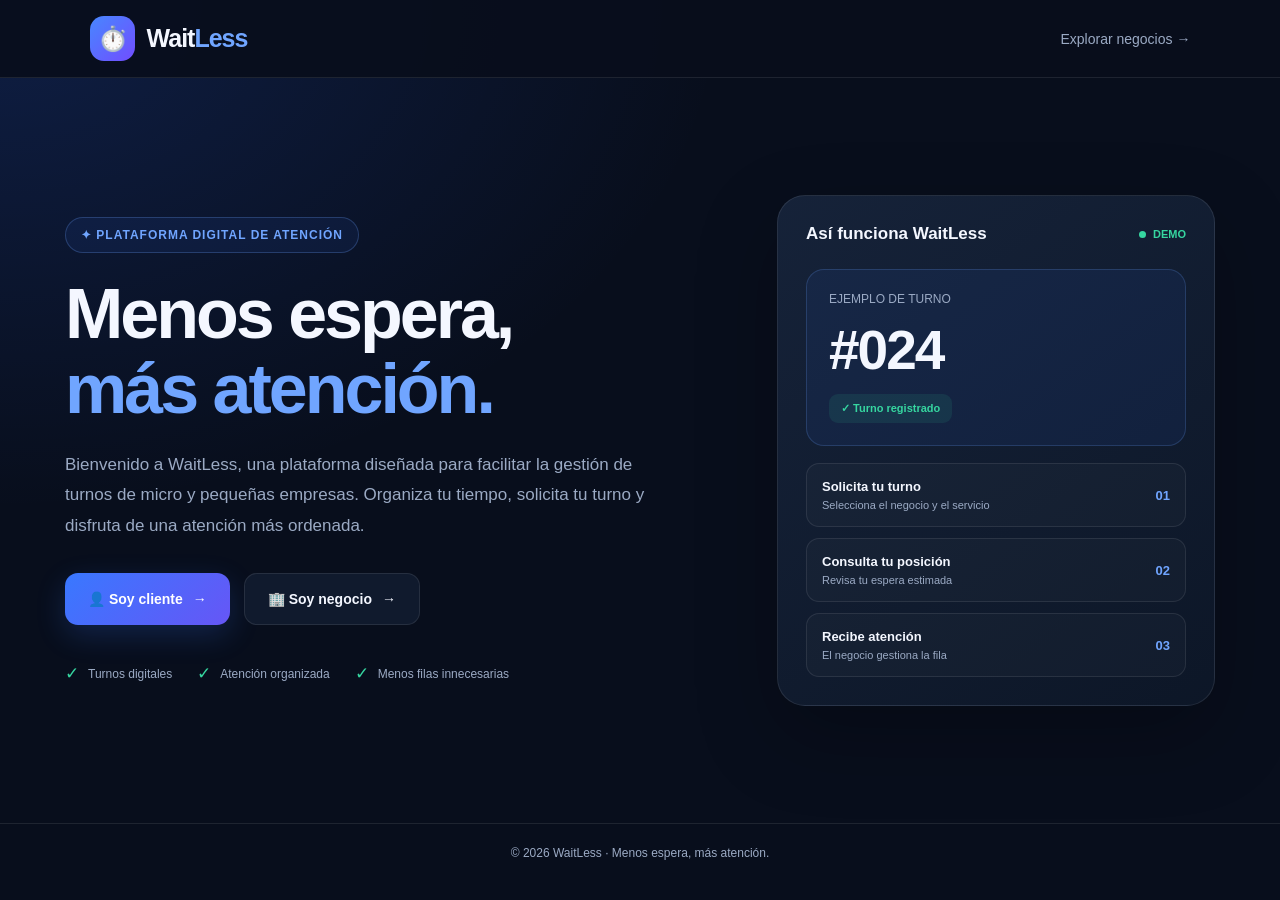
<file: codigo html/index.html>
<!DOCTYPE html>
<html lang="es">
<head>
    <meta charset="UTF-8">
    <meta name="viewport" content="width=device-width, initial-scale=1.0">

    <title>WaitLess | Menos espera, más atención</title>

    <meta
        name="description"
        content="WaitLess es una plataforma digital para gestionar turnos y mejorar la atención al cliente."
    >

    <style>
        :root {
            --fondo: #080e1c;
            --panel: #101a2d;
            --azul: #3978ff;
            --azul-claro: #70a5ff;
            --texto: #f4f7ff;
            --texto-suave: #9baac4;
            --borde: rgba(255, 255, 255, 0.09);
        }

        * {
            box-sizing: border-box;
            margin: 0;
            padding: 0;
        }

        body {
            min-height: 100vh;
            font-family: Arial, Helvetica, sans-serif;
            color: var(--texto);
            background:
                radial-gradient(
                    ellipse at top left,
                    rgba(45, 105, 255, 0.18),
                    transparent 40%
                ),
                var(--fondo);
        }

        a {
            color: inherit;
            text-decoration: none;
        }

        .navbar {
            min-height: 78px;
            display: flex;
            justify-content: space-between;
            align-items: center;
            gap: 20px;
            padding: 16px 7%;
            border-bottom: 1px solid var(--borde);
            background: rgba(8, 14, 28, 0.92);
        }

        .logo {
            display: flex;
            align-items: center;
            gap: 12px;
            font-size: 25px;
            font-weight: 800;
            letter-spacing: -1px;
        }

        .logo-icon {
            width: 45px;
            height: 45px;
            display: grid;
            place-items: center;
            border-radius: 14px;
            background: linear-gradient(135deg, #4787ff, #714dff);
            font-size: 24px;
        }

        .logo span:last-child span {
            color: var(--azul-claro);
        }

        .nav-link {
            color: var(--texto-suave);
            font-size: 14px;
            transition: color 0.2s;
        }

        .nav-link:hover {
            color: white;
        }

        .hero {
            width: min(1150px, 90%);
            min-height: calc(100vh - 155px);
            margin: 0 auto;
            display: grid;
            grid-template-columns: 1.2fr 0.8fr;
            align-items: center;
            gap: 55px;
            padding: 65px 0;
        }

        .badge {
            display: inline-flex;
            align-items: center;
            gap: 8px;
            margin-bottom: 24px;
            padding: 10px 15px;
            border: 1px solid rgba(112, 165, 255, 0.25);
            border-radius: 30px;
            color: var(--azul-claro);
            background: rgba(57, 120, 255, 0.08);
            font-size: 12px;
            font-weight: 700;
            letter-spacing: 1px;
        }

        h1 {
            max-width: 700px;
            margin-bottom: 22px;
            font-size: clamp(43px, 6vw, 70px);
            line-height: 1.08;
            letter-spacing: -3px;
        }

        h1 span {
            color: var(--azul-claro);
        }

        .description {
            max-width: 590px;
            margin-bottom: 32px;
            color: var(--texto-suave);
            font-size: 17px;
            line-height: 1.8;
        }

        .buttons {
            display: flex;
            flex-wrap: wrap;
            gap: 14px;
        }

        .btn {
            min-height: 52px;
            display: inline-flex;
            justify-content: center;
            align-items: center;
            gap: 10px;
            padding: 15px 23px;
            border: 1px solid var(--borde);
            border-radius: 13px;
            font-size: 14px;
            font-weight: 700;
            transition:
                transform 0.2s,
                background 0.2s;
        }

        .btn:hover {
            transform: translateY(-3px);
        }

        .btn-primary {
            border: none;
            color: white;
            background: linear-gradient(135deg, #3978ff, #6656f6);
            box-shadow: 0 10px 30px rgba(57, 120, 255, 0.2);
        }

        .btn-secondary {
            background: var(--panel);
        }

        .btn-secondary:hover {
            background: #1b2942;
        }

        .features {
            display: flex;
            flex-wrap: wrap;
            gap: 25px;
            margin-top: 38px;
        }

        .feature {
            display: flex;
            align-items: center;
            gap: 9px;
            color: var(--texto-suave);
            font-size: 12px;
        }

        .feature-icon {
            color: #36d6a0;
            font-size: 17px;
        }

        .visual {
            position: relative;
            padding: 28px;
            border: 1px solid var(--borde);
            border-radius: 28px;
            background: linear-gradient(
                145deg,
                rgba(22, 35, 58, 0.98),
                rgba(13, 23, 40, 0.98)
            );
            box-shadow: 0 30px 80px rgba(0, 0, 0, 0.25);
        }

        .visual-header {
            display: flex;
            justify-content: space-between;
            align-items: center;
            gap: 15px;
            margin-bottom: 25px;
        }

        .visual-header h2 {
            font-size: 17px;
        }

        .live {
            display: inline-flex;
            align-items: center;
            gap: 7px;
            color: #36d6a0;
            font-size: 11px;
            font-weight: 700;
        }

        .live::before {
            width: 7px;
            height: 7px;
            border-radius: 50%;
            background: currentColor;
            content: "";
        }

        .ticket {
            margin-bottom: 17px;
            padding: 22px;
            border: 1px solid rgba(112, 165, 255, 0.2);
            border-radius: 18px;
            background: rgba(57, 120, 255, 0.08);
        }

        .ticket-label {
            color: var(--texto-suave);
            font-size: 12px;
        }

        .ticket-number {
            margin: 12px 0;
            font-size: 55px;
            font-weight: 800;
            letter-spacing: -2px;
        }

        .ticket-status {
            display: inline-block;
            padding: 8px 12px;
            border-radius: 9px;
            color: #36d6a0;
            background: rgba(54, 214, 160, 0.1);
            font-size: 11px;
            font-weight: 700;
        }

        .queue-item {
            display: flex;
            justify-content: space-between;
            align-items: center;
            gap: 12px;
            margin-top: 11px;
            padding: 15px;
            border: 1px solid var(--borde);
            border-radius: 13px;
            background: rgba(255, 255, 255, 0.025);
        }

        .queue-name {
            font-size: 13px;
            font-weight: 700;
        }

        .queue-description {
            margin-top: 5px;
            color: var(--texto-suave);
            font-size: 11px;
        }

        .queue-number {
            color: var(--azul-claro);
            font-size: 13px;
            font-weight: 700;
        }

        .footer {
            padding: 22px 5%;
            border-top: 1px solid var(--borde);
            color: var(--texto-suave);
            text-align: center;
            font-size: 12px;
        }

        @media (max-width: 850px) {
            .hero {
                grid-template-columns: 1fr;
                gap: 40px;
                padding: 50px 0;
            }

            .visual {
                width: 100%;
                max-width: 550px;
                margin: 0 auto;
            }

            h1 {
                letter-spacing: -2px;
            }
        }

        @media (max-width: 500px) {
            .navbar {
                padding: 13px 5%;
            }

            .logo {
                font-size: 21px;
            }

            .nav-link {
                font-size: 12px;
            }

            .hero {
                width: 90%;
                padding: 40px 0;
            }

            h1 {
                font-size: 43px;
            }

            .description {
                font-size: 15px;
            }

            .buttons {
                flex-direction: column;
            }

            .btn {
                width: 100%;
            }

            .visual {
                padding: 18px;
            }

            .ticket-number {
                font-size: 47px;
            }

            .features {
                gap: 15px;
            }
        }
    </style>
</head>

<body>

    <header class="navbar">

        <a class="logo" href="index.html" aria-label="Inicio de WaitLess">
            <span class="logo-icon">⏱️</span>
            <span>Wait<span>Less</span></span>
        </a>

        <a class="nav-link" href="negocios.html">
            Explorar negocios →
        </a>

    </header>

    <main class="hero">

        <section>

            <div class="badge">
                ✦ PLATAFORMA DIGITAL DE ATENCIÓN
            </div>

            <h1>
                Menos espera,<br>
                <span>más atención.</span>
            </h1>

            <p class="description">
                Bienvenido a WaitLess, una plataforma diseñada para
                facilitar la gestión de turnos de micro y pequeñas
                empresas. Organiza tu tiempo, solicita tu turno y
                disfruta de una atención más ordenada.
            </p>

            <div class="buttons">

                <a
                    href="negocios.html"
                    class="btn btn-primary"
                >
                    👤 Soy cliente
                    <span>→</span>
                </a>

                <a
                    href="negocio.html"
                    class="btn btn-secondary"
                >
                    🏢 Soy negocio
                    <span>→</span>
                </a>

            </div>

            <div class="features">

                <div class="feature">
                    <span class="feature-icon">✓</span>
                    <span>Turnos digitales</span>
                </div>

                <div class="feature">
                    <span class="feature-icon">✓</span>
                    <span>Atención organizada</span>
                </div>

                <div class="feature">
                    <span class="feature-icon">✓</span>
                    <span>Menos filas innecesarias</span>
                </div>

            </div>

        </section>

        <aside class="visual">

            <div class="visual-header">
                <h2>Así funciona WaitLess</h2>
                <span class="live">DEMO</span>
            </div>

            <div class="ticket">

                <p class="ticket-label">
                    EJEMPLO DE TURNO
                </p>

                <div class="ticket-number">
                    #024
                </div>

                <span class="ticket-status">
                    ✓ Turno registrado
                </span>

            </div>

            <div class="queue-item">

                <div>
                    <p class="queue-name">
                        Solicita tu turno
                    </p>

                    <p class="queue-description">
                        Selecciona el negocio y el servicio
                    </p>
                </div>

                <span class="queue-number">01</span>

            </div>

            <div class="queue-item">

                <div>
                    <p class="queue-name">
                        Consulta tu posición
                    </p>

                    <p class="queue-description">
                        Revisa tu espera estimada
                    </p>
                </div>

                <span class="queue-number">02</span>

            </div>

            <div class="queue-item">

                <div>
                    <p class="queue-name">
                        Recibe atención
                    </p>

                    <p class="queue-description">
                        El negocio gestiona la fila
                    </p>
                </div>

                <span class="queue-number">03</span>

            </div>

        </aside>

    </main>

    <footer class="footer">
        <p>
            © 2026 WaitLess · Menos espera, más atención.
        </p>
    </footer>

</body>
</html>
</file>
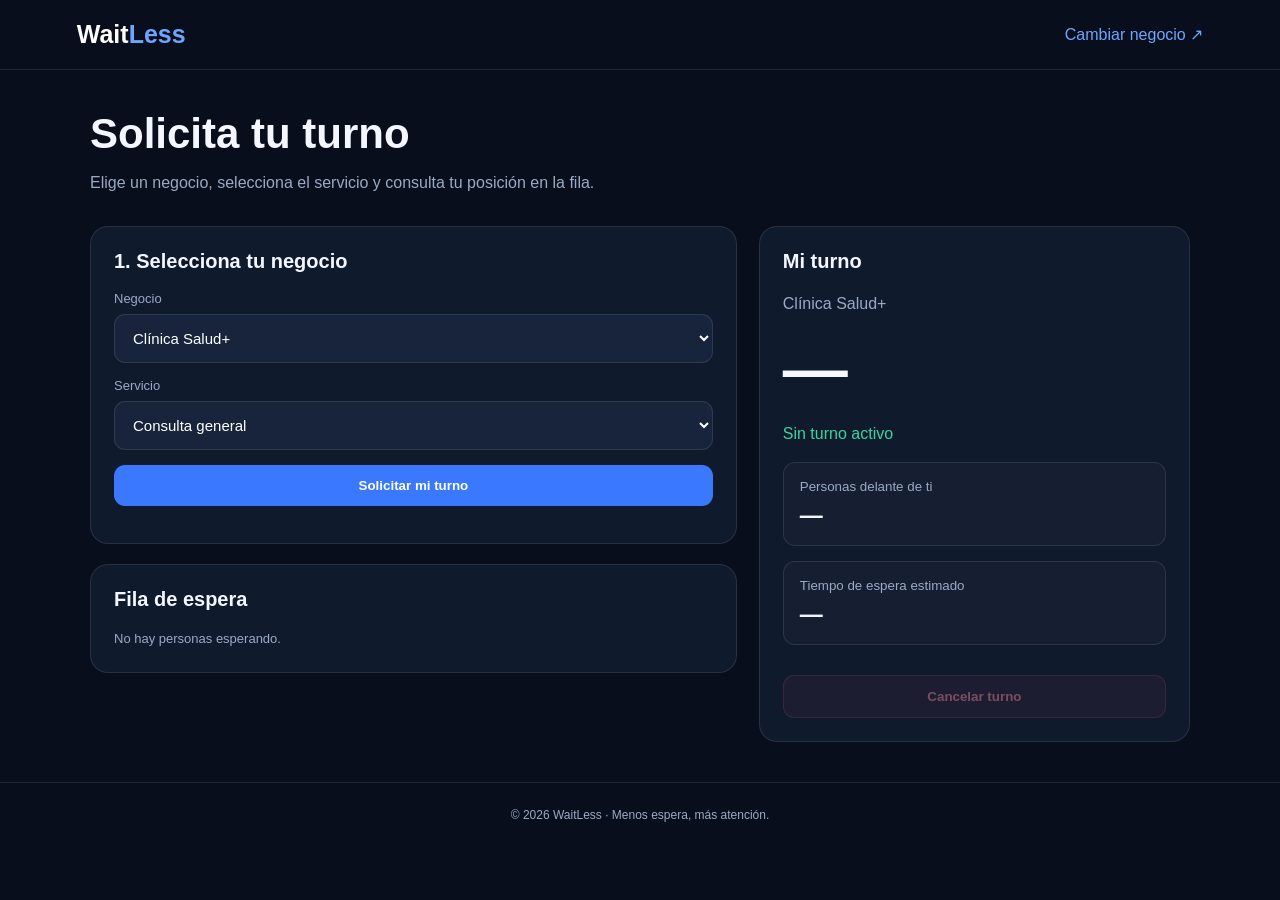
<file: codigo html/cliente copy 2.html>
<!DOCTYPE html>
<html lang="es">
<head>
    <meta charset="UTF-8">
    <meta name="viewport" content="width=device-width, initial-scale=1.0">
    <title>WaitLess | Solicitar turno</title>

    <style>
        :root {
            --fondo: #080e1c;
            --panel: #101a2d;
            --azul: #3978ff;
            --texto: #f4f7ff;
            --suave: #9baac4;
            --borde: rgba(255,255,255,.1);
            --verde: #36d6a0;
            --rojo: #ff647c;
        }

        * {
            box-sizing: border-box;
            margin: 0;
            padding: 0;
        }

        body {
            min-height: 100vh;
            background: var(--fondo);
            color: var(--texto);
            font-family: Arial, sans-serif;
        }

        header {
            display: flex;
            justify-content: space-between;
            align-items: center;
            gap: 15px;
            padding: 20px 6%;
            border-bottom: 1px solid var(--borde);
        }

        .logo {
            font-size: 25px;
            font-weight: bold;
            color: white;
            text-decoration: none;
        }

        .logo span {
            color: #70a5ff;
        }

        a {
            color: #70a5ff;
            text-decoration: none;
        }

        main {
            width: min(1100px, 92%);
            margin: 40px auto;
        }

        h1 {
            margin-bottom: 12px;
            font-size: clamp(30px, 5vw, 42px);
        }

        h2 {
            margin-bottom: 18px;
            font-size: 20px;
        }

        p {
            line-height: 1.6;
        }

        .subtitulo {
            color: var(--suave);
        }

        .paneles {
            display: grid;
            grid-template-columns: 1.2fr .8fr;
            gap: 22px;
            margin-top: 30px;
            align-items: start;
        }

        .columna {
            display: grid;
            gap: 20px;
        }

        .tarjeta {
            padding: 23px;
            border: 1px solid var(--borde);
            border-radius: 18px;
            background: var(--panel);
        }

        label {
            display: block;
            margin: 15px 0 8px;
            color: var(--suave);
            font-size: 13px;
        }

        select {
            width: 100%;
            padding: 14px;
            border: 1px solid var(--borde);
            border-radius: 11px;
            background: #17243b;
            color: white;
            font-size: 15px;
        }

        button {
            padding: 13px 17px;
            border: none;
            border-radius: 11px;
            background: var(--azul);
            color: white;
            font-weight: bold;
            cursor: pointer;
        }

        button:disabled {
            opacity: .45;
            cursor: not-allowed;
        }

        .ancho {
            width: 100%;
            margin-top: 15px;
        }

        .secundario {
            border: 1px solid var(--borde);
            background: #17243b;
        }

        .peligro {
            background: rgba(255,100,124,.12);
            border: 1px solid rgba(255,100,124,.3);
            color: #ff8c9e;
        }

        .dato {
            margin: 15px 0;
            padding: 16px;
            border: 1px solid var(--borde);
            border-radius: 12px;
            background: rgba(255,255,255,.025);
        }

        .dato small {
            display: block;
            margin-bottom: 8px;
            color: var(--suave);
        }

        .dato strong {
            font-size: 23px;
        }

        .numero {
            margin: 15px 0;
            font-size: 65px;
            font-weight: bold;
        }

        .verde {
            color: var(--verde);
        }

        .fila {
            display: flex;
            justify-content: space-between;
            align-items: center;
            gap: 12px;
            padding: 14px 0;
            border-bottom: 1px solid var(--borde);
        }

        .fila:last-child {
            border-bottom: none;
        }

        .fila small {
            display: block;
            margin-top: 5px;
            color: var(--suave);
        }

        .mensaje {
            margin-top: 14px;
            color: var(--suave);
            font-size: 13px;
        }

        footer {
            padding: 25px;
            border-top: 1px solid var(--borde);
            color: var(--suave);
            text-align: center;
            font-size: 12px;
        }

        @media (max-width: 750px) {
            .paneles {
                grid-template-columns: 1fr;
            }

            header {
                padding: 17px 4%;
            }

            .tarjeta {
                padding: 18px;
            }
        }
    </style>
</head>

<body>

<header>
    <a class="logo" href="index.html">Wait<span>Less</span></a>
    <a href="negocios.html">Cambiar negocio ↗</a>
</header>

<main>
    <h1>Solicita tu turno</h1>

    <p class="subtitulo">
        Elige un negocio, selecciona el servicio y consulta tu posición
        en la fila.
    </p>

    <div class="paneles">

        <div class="columna">

            <section class="tarjeta">
                <h2>1. Selecciona tu negocio</h2>

                <label for="negocio">Negocio</label>

                <select id="negocio">
                    <option value="Clínica Salud+">Clínica Salud+</option>
                    <option value="Salón Bella">Salón Bella</option>
                    <option value="Barbería Central">Barbería Central</option>
                    <option value="Taller Express">Taller Express</option>
                    <option value="DentalCare">DentalCare</option>
                    <option value="Café Central">Café Central</option>
                </select>

                <label for="servicio">Servicio</label>

                <select id="servicio"></select>

                <button class="ancho" id="solicitar">
                    Solicitar mi turno
                </button>

                <p class="mensaje" id="mensaje"></p>
            </section>

            <section class="tarjeta">
                <h2>Fila de espera</h2>
                <div id="fila"></div>
            </section>

        </div>

        <aside class="columna">

            <section class="tarjeta">
                <h2>Mi turno</h2>

                <p class="subtitulo" id="nombreNegocio"></p>

                <div class="numero" id="numeroTurno">—</div>

                <p id="estadoTurno" class="verde">
                    Sin turno activo
                </p>

                <div class="dato">
                    <small>Personas delante de ti</small>
                    <strong id="personas">—</strong>
                </div>

                <div class="dato">
                    <small>Tiempo de espera estimado</small>
                    <strong id="tiempo">—</strong>
                </div>

                <button
                    class="ancho peligro"
                    id="cancelar"
                    disabled
                >
                    Cancelar turno
                </button>
            </section>

        </aside>
    </div>
</main>

<footer>
    © 2026 WaitLess · Menos espera, más atención.
</footer>

<script>
"use strict";

/*
    CONFIGURACIÓN COMPARTIDA CON negocio.html

    Cada negocio tiene su propia clave de almacenamiento.
    Los dos archivos deben usar exactamente estas funciones.
*/

const servicios = {
    "Clínica Salud+": [
        { nombre: "Consulta general", minutos: 15 },
        { nombre: "Consulta de seguimiento", minutos: 10 }
    ],

    "Salón Bella": [
        { nombre: "Corte de cabello", minutos: 25 },
        { nombre: "Manicure", minutos: 30 }
    ],

    "Barbería Central": [
        { nombre: "Corte de cabello", minutos: 20 },
        { nombre: "Arreglo de barba", minutos: 15 }
    ],

    "Taller Express": [
        { nombre: "Cambio de aceite", minutos: 30 },
        { nombre: "Revisión general", minutos: 40 }
    ],

    "DentalCare": [
        { nombre: "Consulta dental", minutos: 20 },
        { nombre: "Limpieza dental", minutos: 30 }
    ],

    "Café Central": [
        { nombre: "Pedido rápido", minutos: 5 },
        { nombre: "Pedido para llevar", minutos: 8 }
    ]
};

function normalizarNegocio(nombre) {
    return nombre
        .normalize("NFD")
        .replace(/[\u0300-\u036f]/g, "")
        .toLowerCase()
        .replace(/[^a-z0-9]+/g, "_")
        .replace(/^_+|_+$/g, "");
}

function claveCola(nombre) {
    return "waitless_" + normalizarNegocio(nombre);
}

function claveMiTurno(nombre) {
    return "waitlessMiTurno_" + normalizarNegocio(nombre);
}

function leerCola(nombre) {
    const clave = claveCola(nombre);
    const datos = localStorage.getItem(clave);

    if (datos) {
        try {
            const cola = JSON.parse(datos);

            if (
                cola &&
                Array.isArray(cola.clientes) &&
                Number.isInteger(cola.siguienteTurno)
            ) {
                return cola;
            }
        } catch (error) {
            console.error("Error leyendo la fila:", error);
        }
    }

    return {
        negocio: nombre,
        siguienteTurno: 1,
        clientes: []
    };
}

function guardarCola(nombre, cola) {
    localStorage.setItem(
        claveCola(nombre),
        JSON.stringify(cola)
    );
}

function leerMiTurno(nombre) {
    const datos = localStorage.getItem(claveMiTurno(nombre));

    if (!datos) {
        return null;
    }

    try {
        const turno = JSON.parse(datos);

        if (
            turno &&
            Number.isInteger(turno.turno) &&
            ["espera", "atendiendo"].includes(turno.estado)
        ) {
            return turno;
        }
    } catch (error) {
        console.error("Error leyendo el turno:", error);
    }

    return null;
}

function guardarMiTurno(nombre, turno) {
    const clave = claveMiTurno(nombre);

    if (turno) {
        localStorage.setItem(clave, JSON.stringify(turno));
    } else {
        localStorage.removeItem(clave);
    }
}

const selectorNegocio = document.getElementById("negocio");
const selectorServicio = document.getElementById("servicio");

const elementoNumero = document.getElementById("numeroTurno");
const elementoEstado = document.getElementById("estadoTurno");
const elementoPersonas = document.getElementById("personas");
const elementoTiempo = document.getElementById("tiempo");
const elementoFila = document.getElementById("fila");
const elementoMensaje = document.getElementById("mensaje");
const botonSolicitar = document.getElementById("solicitar");
const botonCancelar = document.getElementById("cancelar");

let negocioActual;

function cargarServicios() {
    negocioActual = selectorNegocio.value;

    localStorage.setItem("waitlessNegocio", negocioActual);

    selectorServicio.replaceChildren();

    servicios[negocioActual].forEach(function(servicio) {
        const opcion = document.createElement("option");
        opcion.value = servicio.nombre;
        opcion.textContent = servicio.nombre;
        selectorServicio.appendChild(opcion);
    });

    actualizarPantalla();
}

function solicitarTurno() {
    const negocio = negocioActual;
    const servicioNombre = selectorServicio.value;

    const miTurno = leerMiTurno(negocio);

    if (miTurno) {
        elementoMensaje.textContent =
            "Ya tienes un turno activo en este negocio.";

        actualizarPantalla();
        return;
    }

    const cola = leerCola(negocio);

    const nuevoTurno = {
        turno: cola.siguienteTurno,
        estado: "espera",
        servicio: servicioNombre,
        negocio: negocio,
        creado: new Date().toISOString()
    };

    cola.siguienteTurno++;
    cola.clientes.push(nuevoTurno);

    guardarCola(negocio, cola);
    guardarMiTurno(negocio, nuevoTurno);

    elementoMensaje.textContent =
        "¡Tu turno #" + nuevoTurno.turno + " fue registrado!";

    actualizarPantalla();
}

function cancelarTurno() {
    const negocio = negocioActual;
    const turno = leerMiTurno(negocio);

    if (!turno) {
        return;
    }

    if (!confirm("¿Deseas cancelar tu turno?")) {
        return;
    }

    const cola = leerCola(negocio);

    cola.clientes = cola.clientes.map(function(cliente) {
        if (
            cliente.turno === turno.turno &&
            cliente.estado !== "finalizado"
        ) {
            return {
                ...cliente,
                estado: "cancelado"
            };
        }

        return cliente;
    });

    guardarCola(negocio, cola);
    guardarMiTurno(negocio, null);

    elementoMensaje.textContent = "Tu turno ha sido cancelado.";

    actualizarPantalla();
}

function actualizarPantalla() {
    const negocio = negocioActual;
    const cola = leerCola(negocio);
    const turno = leerMiTurno(negocio);

    document.getElementById("nombreNegocio").textContent = negocio;

    elementoFila.replaceChildren();

    const esperando = cola.clientes
        .filter(cliente => cliente.estado === "espera")
        .sort((a, b) => a.turno - b.turno);

    if (esperando.length === 0) {
        const mensaje = document.createElement("p");
        mensaje.className = "mensaje";
        mensaje.textContent = "No hay personas esperando.";
        elementoFila.appendChild(mensaje);
    } else {
        esperando.forEach(function(cliente, indice) {
            const fila = document.createElement("div");
            fila.className = "fila";

            const datos = document.createElement("div");

            const nombre = document.createElement("strong");
            nombre.textContent = "Turno #" + cliente.turno;

            const servicio = document.createElement("small");
            servicio.textContent = cliente.servicio;

            datos.append(nombre, servicio);

            const posicion = document.createElement("span");
            posicion.textContent =
                indice === 0 ? "Siguiente" : indice + " delante";

            fila.append(datos, posicion);
            elementoFila.appendChild(fila);
        });
    }

    if (!turno) {
        elementoNumero.textContent = "—";
        elementoEstado.textContent = "Sin turno activo";
        elementoPersonas.textContent = "—";
        elementoTiempo.textContent = "—";
        botonCancelar.disabled = true;
        botonSolicitar.disabled = false;
        return;
    }

    elementoNumero.textContent = "#" + turno.turno;
    elementoEstado.textContent =
        turno.estado === "atendiendo" ? "En atención" : "En espera";

    botonCancelar.disabled = false;
    botonSolicitar.disabled = true;

    if (turno.estado === "atendiendo") {
        elementoPersonas.textContent = "0";
        elementoTiempo.textContent = "Ahora";
        return;
    }

    const posicion = esperando.findIndex(
        cliente => cliente.turno === turno.turno
    );

    if (posicion < 0) {
        elementoPersonas.textContent = "—";
        elementoTiempo.textContent = "Actualizando";
        return;
    }

    const personasDelante = posicion;

    const servicio = servicios[negocio].find(
        item => item.nombre === turno.servicio
    );

    const minutos = servicio ? servicio.minutos : 10;

    elementoPersonas.textContent = String(personasDelante);

    elementoTiempo.textContent = personasDelante === 0
        ? "Siguiente"
        : (personasDelante * minutos) + " min";
}

selectorNegocio.addEventListener("change", cargarServicios);

botonSolicitar.addEventListener("click", solicitarTurno);
botonCancelar.addEventListener("click", cancelarTurno);

/*
    Actualiza la página si el panel empresarial modifica
    la fila en otra pestaña del mismo navegador.
*/

window.addEventListener("storage", function(evento) {
    if (
        evento.key === claveCola(negocioActual) ||
        evento.key === claveMiTurno(negocioActual)
    ) {
        actualizarPantalla();
    }
});

/*
    Recupera el negocio elegido en el directorio.
    Si no existe una selección válida, utiliza Clínica Salud+.
*/

const negocioGuardado = localStorage.getItem("waitlessNegocio");

if (
    negocioGuardado &&
    Object.prototype.hasOwnProperty.call(servicios, negocioGuardado)
) {
    selectorNegocio.value = negocioGuardado;
} else {
    selectorNegocio.value = "Clínica Salud+";
}

cargarServicios();

/* Refresca los datos periódicamente en esta pestaña. */
setInterval(actualizarPantalla, 2000);
</script>

</body>
</html>
</file>
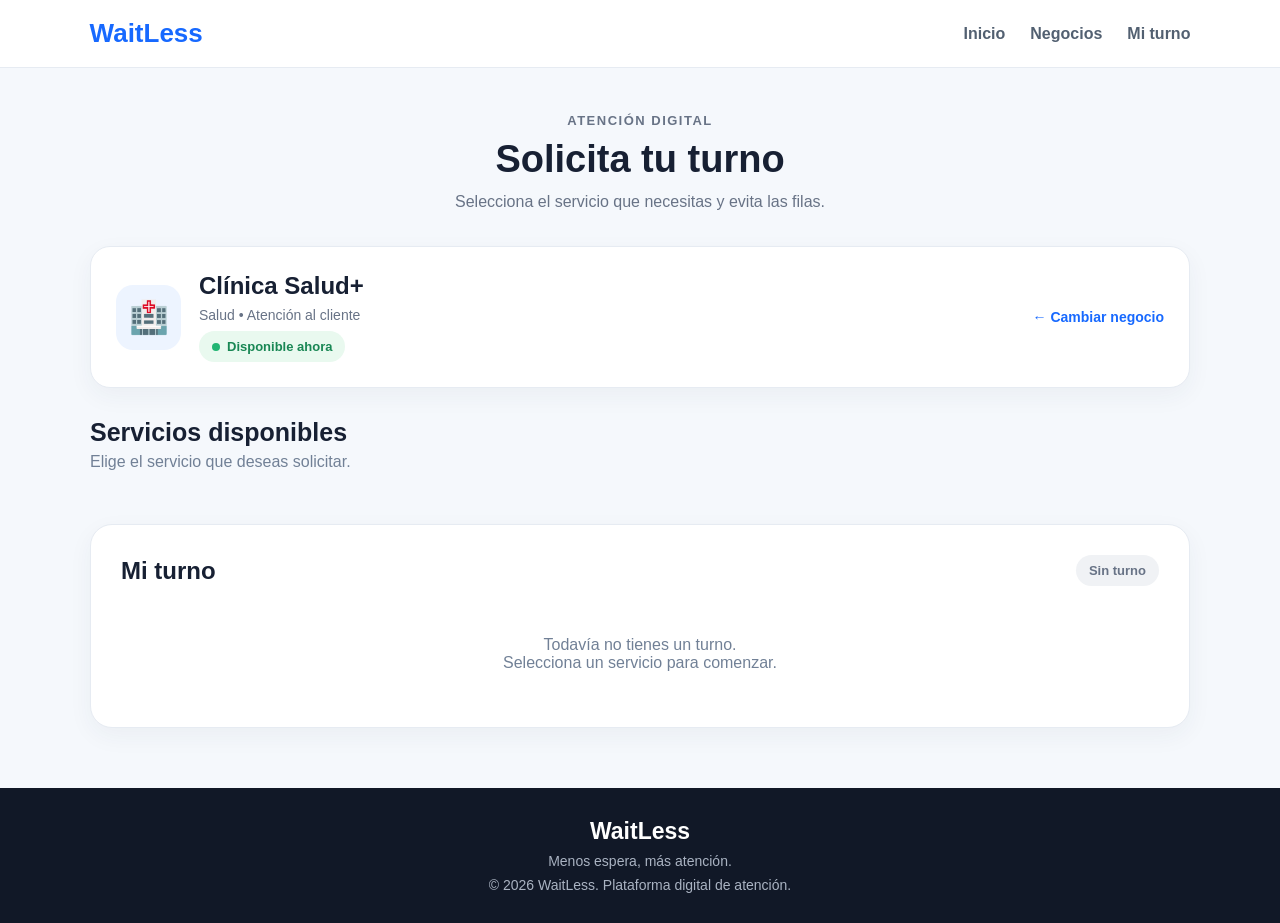
<file: codigo html/cliente copy.html>
<!DOCTYPE html>
<html lang="es">
<head>
    <meta charset="UTF-8">
    <meta name="viewport" content="width=device-width, initial-scale=1.0">

    <title>WaitLess | Mi turno</title>

    <style>
        * {
            margin: 0;
            padding: 0;
            box-sizing: border-box;
        }

        body {
            font-family: Arial, sans-serif;
            background: #f5f8fc;
            color: #172033;
        }

        header {
            background: white;
            border-bottom: 1px solid #e6ebf2;
            padding: 18px 7%;
            display: flex;
            align-items: center;
            justify-content: space-between;
            position: sticky;
            top: 0;
            z-index: 10;
        }

        .logo {
            font-size: 26px;
            font-weight: bold;
            color: #1769ff;
        }

        nav {
            display: flex;
            gap: 25px;
        }

        nav a {
            text-decoration: none;
            color: #526071;
            font-weight: 600;
        }

        nav a:hover {
            color: #1769ff;
        }

        .container {
            width: 90%;
            max-width: 1100px;
            margin: 45px auto;
        }

        .top-section {
            text-align: center;
            margin-bottom: 35px;
        }

        .mini-title {
            color: #1769ff;
            font-size: 13px;
            font-weight: bold;
            letter-spacing: 1.5px;
            margin-bottom: 10px;
        }

        .top-section h1 {
            font-size: 38px;
            margin-bottom: 12px;
        }

        .top-section p {
            color: #687386;
        }

        .business-card {
            background: white;
            border: 1px solid #e6ebf2;
            border-radius: 20px;
            padding: 25px;
            display: flex;
            align-items: center;
            justify-content: space-between;
            gap: 20px;
            margin-bottom: 30px;
            box-shadow: 0 8px 25px rgba(30, 50, 80, 0.05);
        }

        .business-info {
            display: flex;
            align-items: center;
            gap: 18px;
        }

        .business-icon {
            width: 65px;
            height: 65px;
            border-radius: 17px;
            background: #edf4ff;
            display: flex;
            align-items: center;
            justify-content: center;
            font-size: 32px;
        }

        .business-info h2 {
            font-size: 24px;
            margin-bottom: 7px;
        }

        .business-info p {
            color: #687386;
            font-size: 14px;
            margin-bottom: 8px;
        }

        .status {
            display: inline-flex;
            align-items: center;
            gap: 7px;
            background: #e9f9ef;
            color: #198754;
            padding: 8px 13px;
            border-radius: 30px;
            font-size: 13px;
            font-weight: bold;
        }

        .status-dot {
            width: 8px;
            height: 8px;
            background: #22b573;
            border-radius: 50%;
        }

        .change-business {
            text-decoration: none;
            color: #1769ff;
            font-size: 14px;
            font-weight: bold;
        }

        .section-title {
            margin-bottom: 18px;
        }

        .section-title h2 {
            font-size: 25px;
            margin-bottom: 6px;
        }

        .section-title p {
            color: #718096;
        }

        .services {
            display: grid;
            grid-template-columns: repeat(2, 1fr);
            gap: 20px;
            margin-bottom: 35px;
        }

        .service-card {
            background: white;
            border: 1px solid #e6ebf2;
            border-radius: 18px;
            padding: 25px;
            box-shadow: 0 7px 22px rgba(30, 50, 80, 0.04);
            transition: 0.3s;
        }

        .service-card:hover {
            transform: translateY(-4px);
            border-color: #cbdcff;
        }

        .service-icon {
            width: 48px;
            height: 48px;
            border-radius: 14px;
            background: #edf4ff;
            display: flex;
            align-items: center;
            justify-content: center;
            font-size: 23px;
            margin-bottom: 17px;
        }

        .service-card h3 {
            font-size: 19px;
            margin-bottom: 8px;
        }

        .service-card p {
            color: #718096;
            font-size: 14px;
            line-height: 1.5;
            margin-bottom: 18px;
        }

        .service-button {
            width: 100%;
            border: none;
            background: #1769ff;
            color: white;
            padding: 13px;
            border-radius: 10px;
            font-size: 15px;
            font-weight: bold;
            cursor: pointer;
        }

        .service-button:hover {
            background: #0d57dd;
        }

        .turn-section {
            background: white;
            border: 1px solid #e6ebf2;
            border-radius: 22px;
            padding: 30px;
            box-shadow: 0 8px 25px rgba(30, 50, 80, 0.05);
        }

        .turn-header {
            display: flex;
            justify-content: space-between;
            align-items: center;
            margin-bottom: 25px;
        }

        .turn-header h2 {
            font-size: 24px;
        }

        .turn-status {
            padding: 8px 13px;
            border-radius: 30px;
            font-size: 13px;
            font-weight: bold;
            background: #f0f2f5;
            color: #687386;
        }

        .turn-content {
            display: grid;
            grid-template-columns: 180px 1fr;
            gap: 30px;
            align-items: center;
        }

        .turn-number-box {
            background: #edf4ff;
            border-radius: 20px;
            padding: 25px;
            text-align: center;
        }

        .turn-number-box small {
            display: block;
            color: #718096;
            margin-bottom: 7px;
        }

        .turn-number {
            font-size: 50px;
            font-weight: bold;
            color: #1769ff;
        }

        .turn-details {
            display: grid;
            grid-template-columns: repeat(3, 1fr);
            gap: 15px;
        }

        .detail {
            background: #f7f9fc;
            border-radius: 14px;
            padding: 18px;
        }

        .detail small {
            display: block;
            color: #718096;
            margin-bottom: 7px;
        }

        .detail strong {
            font-size: 20px;
        }

        .service-name {
            color: #1769ff;
            font-size: 16px !important;
        }

        .cancel-button {
            margin-top: 20px;
            background: white;
            border: 1px solid #e34b4b;
            color: #d63d3d;
            padding: 11px 18px;
            border-radius: 10px;
            cursor: pointer;
            font-weight: bold;
        }

        .cancel-button:hover {
            background: #fff3f3;
        }

        .empty-turn {
            text-align: center;
            padding: 25px;
            color: #718096;
        }

        .queue-info {
            margin-top: 20px;
            padding: 15px 18px;
            background: #f5f8ff;
            border-radius: 12px;
            color: #536174;
            font-size: 14px;
        }

        footer {
            margin-top: 60px;
            background: #111827;
            color: white;
            text-align: center;
            padding: 30px;
        }

        footer .footer-logo {
            font-size: 23px;
            font-weight: bold;
            margin-bottom: 8px;
        }

        footer p {
            color: #aab3c2;
            font-size: 14px;
        }

        @media (max-width: 800px) {

            .business-card {
                flex-direction: column;
                align-items: flex-start;
            }

            .services {
                grid-template-columns: 1fr;
            }

            .turn-content {
                grid-template-columns: 1fr;
            }

            .turn-details {
                grid-template-columns: 1fr;
            }
        }

        @media (max-width: 600px) {

            header {
                padding: 16px 5%;
            }

            nav {
                gap: 12px;
            }

            nav a {
                font-size: 13px;
            }

            .container {
                width: 92%;
                margin-top: 30px;
            }

            .top-section h1 {
                font-size: 30px;
            }

            .business-info h2 {
                font-size: 20px;
            }
        }
    </style>
</head>

<body>

<header>

    <div class="logo">
        WaitLess
    </div>

    <nav>
        <a href="index.html">Inicio</a>
        <a href="negocios.html">Negocios</a>
        <a href="#mi-turno">Mi turno</a>
    </nav>

</header>


<main class="container">

    <section class="top-section">

        <p class="mini-title">
            ATENCIÓN DIGITAL
        </p>

        <h1>
            Solicita tu turno
        </h1>

        <p>
            Selecciona el servicio que necesitas y evita las filas.
        </p>

    </section>


    <!-- NEGOCIO -->

    <section class="business-card">

        <div class="business-info">

            <div
                class="business-icon"
                id="businessIcon">
                🏥
            </div>

            <div>

                <h2 id="businessName">
                    Clínica Salud+
                </h2>

                <p id="businessCategory">
                    Salud • Atención al cliente
                </p>

                <div class="status">

                    <span class="status-dot"></span>

                    Disponible ahora

                </div>

            </div>

        </div>


        <a
            href="negocios.html"
            class="change-business">

            ← Cambiar negocio

        </a>

    </section>


    <!-- SERVICIOS -->

    <section>

        <div class="section-title">

            <h2>
                Servicios disponibles
            </h2>

            <p>
                Elige el servicio que deseas solicitar.
            </p>

        </div>


        <div
            class="services"
            id="servicesContainer">
        </div>

    </section>


    <!-- MI TURNO -->

    <section
        class="turn-section"
        id="mi-turno">

        <div class="turn-header">

            <h2>
                Mi turno
            </h2>

            <div
                class="turn-status"
                id="turnStatus">

                Sin turno

            </div>

        </div>


        <div id="turnContent">

            <div class="empty-turn">

                Todavía no tienes un turno.

                <br>

                Selecciona un servicio para comenzar.

            </div>

        </div>

    </section>

</main>


<footer>

    <div class="footer-logo">
        WaitLess
    </div>

    <p>
        Menos espera, más atención.
    </p>

    <p style="margin-top: 8px;">
        © 2026 WaitLess. Plataforma digital de atención.
    </p>

</footer>


<script>

    /* =====================================================
       CONFIGURACIÓN DE LOS NEGOCIOS
       ===================================================== */

    const negocios = {

        "Clínica Salud+": {
            icono: "🏥",
            categoria: "Salud",

            servicios: [
                {
                    nombre: "Consulta general",
                    descripcion: "Atención médica general para consultas y molestias.",
                    icono: "🩺"
                },

                {
                    nombre: "Consulta de seguimiento",
                    descripcion: "Seguimiento y control de consultas anteriores.",
                    icono: "📋"
                }
            ]
        },


        "Salón Bella": {
            icono: "💇",
            categoria: "Belleza",

            servicios: [
                {
                    nombre: "Corte de cabello",
                    descripcion: "Servicio de corte y arreglo de cabello.",
                    icono: "✂️"
                },

                {
                    nombre: "Manicure",
                    descripcion: "Cuidado y arreglo profesional de uñas.",
                    icono: "💅"
                }
            ]
        },


        "Barbería Central": {
            icono: "💈",
            categoria: "Barbería",

            servicios: [
                {
                    nombre: "Corte de cabello",
                    descripcion: "Corte de cabello personalizado según tu estilo.",
                    icono: "✂️"
                },

                {
                    nombre: "Barba",
                    descripcion: "Perfilado y cuidado de barba.",
                    icono: "🧔"
                }
            ]
        },


        "Taller Express": {
            icono: "🔧",
            categoria: "Servicios",

            servicios: [
                {
                    nombre: "Cambio de aceite",
                    descripcion: "Servicio de cambio de aceite para tu vehículo.",
                    icono: "🛢️"
                },

                {
                    nombre: "Revisión general",
                    descripcion: "Revisión básica del estado del vehículo.",
                    icono: "🔍"
                }
            ]
        },


        "DentalCare": {
            icono: "🦷",
            categoria: "Salud",

            servicios: [
                {
                    nombre: "Consulta dental",
                    descripcion: "Evaluación general de tu salud dental.",
                    icono: "🦷"
                },

                {
                    nombre: "Limpieza dental",
                    descripcion: "Servicio profesional de limpieza dental.",
                    icono: "✨"
                }
            ]
        },


        "Café Central": {
            icono: "☕",
            categoria: "Servicios",

            servicios: [
                {
                    nombre: "Pedido rápido",
                    descripcion: "Realiza tu pedido y espera sin hacer fila.",
                    icono: "⚡"
                },

                {
                    nombre: "Pedido para llevar",
                    descripcion: "Ordena con anticipación y recoge tu pedido.",
                    icono: "🥡"
                }
            ]
        }
    };


    const datosNegocio =
        negocios[negocioActual];


    /* =====================================================
       CREAR UNA CLAVE ÚNICA PARA CADA NEGOCIO
       ===================================================== */

    function crearClaveNegocio(nombre) {

        return nombre
            .toLowerCase()       ]
        }

    };


    /* =====================================================
       IDENTIFICAR NEGOCIO ACTUAL
       ===================================================== */

    let negocioActual =
        localStorage.getItem("waitlessNegocio");


    if (
        !negocioActual ||
        !negocios[negocioActual]
    ) {

        negocioActual =
            "Clínica Salud+";

        localStorage.setItem(
            "waitlessNegocio",
            negocioActual
            .normalize("NFD")
            .replace(/[\u0300-\u036f]/g, "")
            .replace(/[^a-z0-9]+/g, "_")
            .replace(/^_+|_+$/g, "");

    }


    const claveNegocio =
        crearClaveNegocio(negocioActual);


    /* =====================================================
       MOSTRAR INFORMACIÓN DEL NEGOCIO
       ===================================================== */

    document.getElementById(
        "businessName"
    ).textContent =
        negocioActual;


    document.getElementById(
        "businessIcon"
    ).textContent =
        datosNegocio.icono;


    document.getElementById(
        "businessCategory"
    ).textContent =
        datosNegocio.categoria +
        " • Atención al cliente";


    /* =====================================================
       SERVICIOS
       ===================================================== */

    function cargarServicios() {

        const container =
            document.getElementById(
                "servicesContainer"
            );


        container.innerHTML = "";


        datosNegocio.servicios.forEach(
            servicio => {

                const card =
                    document.createElement(
                        "div"
                    );


                card.className =
                    "service-card";


                card.innerHTML = `

                    <div class="service-icon">
                        ${servicio.icono}
                    </div>

                    <h3>
                        ${servicio.nombre}
                    </h3>

                    <p>
                        ${servicio.descripcion}
                    </p>

                    <button
                        class="service-button"
                        onclick="solicitarTurno('${servicio.nombre}')">

                        Solicitar turno

                    </button>

                `;


                container.appendChild(card);

            }
        );

    }


    cargarServicios();


    /* =====================================================
       CREAR / OBTENER SISTEMA DEL NEGOCIO
       ===================================================== */

    function obtenerSistemaNegocio() {

        const clave =
            "waitless_" + claveNegocio;


        let sistema =
            JSON.parse(
                localStorage.getItem(clave)
            );


        if (!sistema) {

            sistema = {

                negocio:
                    negocioActual,

                turnoActual: 0,

                siguienteTurno: 1,

                clientes: []

            };


            localStorage.setItem(
                clave,
                JSON.stringify(sistema)
            );

        }


        return sistema;

    }


    /* =====================================================
       GUARDAR SISTEMA DEL NEGOCIO
       ===================================================== */

    function guardarSistemaNegocio(
        sistema
    ) {

        const clave =
            "waitless_" + claveNegocio;


        localStorage.setItem(
            clave,
            JSON.stringify(sistema)
        );

    }


    /* =====================================================
       MI TURNO
       ===================================================== */

    function obtenerMiTurno() {

        const claveTurno =
            "waitlessMiTurno_" +
            claveNegocio;


        const turnoGuardado =
            localStorage.getItem(
                claveTurno
            );


        if (!turnoGuardado) {
            return null;
        }


        const numero =
            Number(turnoGuardado);


        const sistema =
            obtenerSistemaNegocio();


        return sistema.clientes.find(
            cliente =>
                cliente.turno === numero
        ) || null;

    }


    /* =====================================================
       SOLICITAR TURNO
       ===================================================== */

    function solicitarTurno(servicio) {

        const turnoExistente =
            obtenerMiTurno();


        if (
            turnoExistente &&
            (
                turnoExistente.estado ===
                "En espera" ||

                turnoExistente.estado ===
                "En atención"
            )
        ) {

            alert(
                "Ya tienes un turno activo en " +
                negocioActual +
                "."
            );

            return;

        }


        const sistema =
            obtenerSistemaNegocio();


        const nuevoTurno =
            sistema.siguienteTurno;


        sistema.clientes.push({

            turno:
                nuevoTurno,

            estado:
                "En espera",

            servicio:
                servicio,

            negocio:
                negocioActual

        });


        sistema.siguienteTurno =
            nuevoTurno + 1;


        guardarSistemaNegocio(
            sistema
        );


        localStorage.setItem(
            "waitlessMiTurno_" +
            claveNegocio,

            nuevoTurno
        );


        actualizarMiTurno();


        document
            .getElementById("mi-turno")
            .scrollIntoView({
                behavior: "smooth"
            });

    }


    /* =====================================================
       ACTUALIZAR MI TURNO
       ===================================================== */

    function actualizarMiTurno() {

        const turno =
            obtenerMiTurno();


        const container =
            document.getElementById(
                "turnContent"
            );


        const status =
            document.getElementById(
                "turnStatus"
            );


        if (!turno) {

            status.textContent =
                "Sin turno";


            status.style.background =
                "#f0f2f5";


            status.style.color =
                "#687386";


            container.innerHTML = `

                <div class="empty-turn">

                    Todavía no tienes un turno.

                    <br>

                    Selecciona un servicio para comenzar.

                </div>

            `;


            return;

        }


        const sistema =
            obtenerSistemaNegocio();


        const personasDelante =
            sistema.clientes.filter(
                cliente =>

                    cliente.estado ===
                    "En espera" &&

                    cliente.turno <
                    turno.turno

            ).length;


        const tiempoEstimado =
            personasDelante * 5;


        let estadoIcono =
            "🟡";


        if (
            turno.estado ===
            "En atención"
        ) {

            estadoIcono =
                "🔵";

        }


        if (
            turno.estado ===
            "Atendido"
        ) {

            estadoIcono =
                "🟢";

        }


        if (
            turno.estado ===
            "Cancelado"
        ) {

            estadoIcono =
                "🔴";

        }


        status.textContent =
            estadoIcono +
            " " +
            turno.estado;


        if (
            turno.estado ===
            "En atención"
        ) {

            status.style.background =
                "#e7f1ff";

            status.style.color =
                "#1769ff";

        }

        else if (
            turno.estado ===
            "Atendido"
        ) {

            status.style.background =
                "#e9f9ef";

            status.style.color =
                "#198754";

        }

        else if (
            turno.estado ===
            "Cancelado"
        ) {

            status.style.background =
                "#fff0f0";

            status.style.color =
                "#d63d3d";

        }

        else {

            status.style.background =
                "#fff4d6";

            status.style.color =
                "#9a6a00";

        }


        let botonCancelar = "";


        if (
            turno.estado ===
            "En espera"
        ) {

            botonCancelar = `

                <button
                    class="cancel-button"
                    onclick="cancelarTurno()">

                    Cancelar turno

                </button>

            `;

        }


        container.innerHTML = `

            <div class="turn-content">

                <div class="turn-number-box">

                    <small>
                        Tu número
                    </small>

                    <div class="turn-number">
                        #${turno.turno}
                    </div>

                </div>


                <div>

                    <div class="turn-details">

                        <div class="detail">

                            <small>
                                Servicio
                            </small>

                            <strong class="service-name">
                                ${turno.servicio}
                            </strong>

                        </div>


                        <div class="detail">

                            <small>
                                Turno actual
                            </small>

                            <strong>
                                #${sistema.turnoActual}
                            </strong>

                        </div>


                        <div class="detail">

                            <small>
                                Personas delante
                            </small>

                            <strong>

                                ${
                                    turno.estado ===
                                    "En espera"
                                    ? personasDelante
                                    : 0
                                }

                            </strong>

                        </div>

                    </div>


                    ${
                        turno.estado ===
                        "En espera"

                        ? `

                            <p style="
                                margin-top:18px;
                                color:#687386;
                            ">

                                Tiempo estimado:

                                <strong style="
                                    color:#1769ff;
                                ">

                                    ${tiempoEstimado}
                                    minutos

                                </strong>

                            </p>

                        `

                        : ""
                    }


                    <div class="queue-info">

                        🏢 Estás en la cola de
                        <strong>
                            ${negocioActual}
                        </strong>

                    </div>


                    ${botonCancelar}

                </div>

            </div>

        `;

    }


    /* =====================================================
       CANCELAR TURNO
       ===================================================== */

    function cancelarTurno() {

        const claveTurno =
            "waitlessMiTurno_" +
            claveNegocio;


        const turnoGuardado =
            localStorage.getItem(
                claveTurno
            );


        if (!turnoGuardado) {
            return;
        }


        const numero =
            Number(turnoGuardado);


        const sistema =
            obtenerSistemaNegocio();


        const cliente =
            sistema.clientes.find(
                c =>
                    c.turno === numero
            );


        if (cliente) {

            cliente.estado =
                "Cancelado";


            guardarSistemaNegocio(
                sistema
            );

        }


        localStorage.removeItem(
            claveTurno
        );


        actualizarMiTurno();

    }


    /* =====================================================
       INICIAR
       ===================================================== */

    actualizarMiTurno();


    setInterval(
        actualizarMiTurno,
        1000
    );

</script>

</body>
</html>
</file>
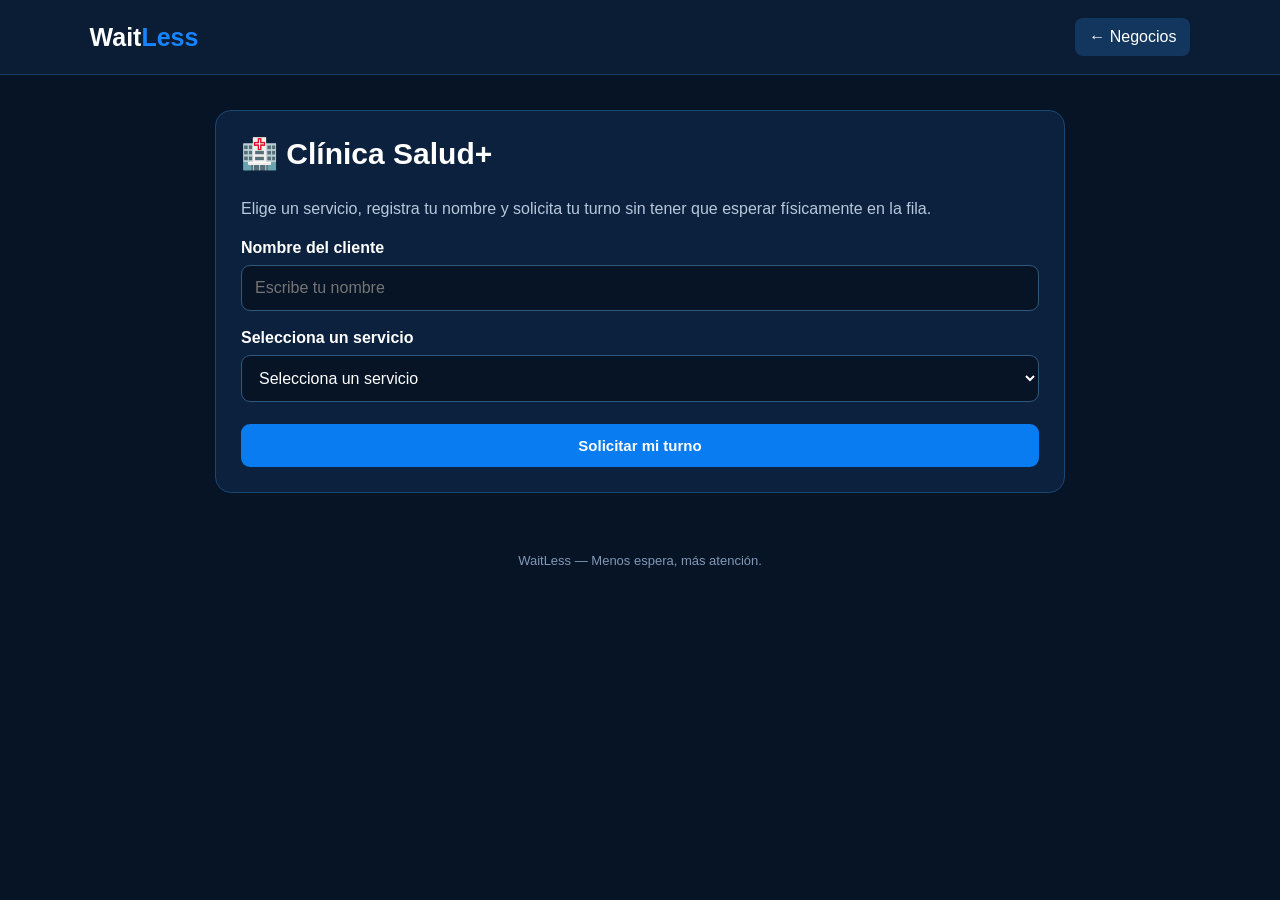
<file: codigo html/cliente.html>
<!DOCTYPE html>
<html lang="es">
<head>
    <meta charset="UTF-8">
    <meta name="viewport" content="width=device-width, initial-scale=1.0">
    <title>WaitLess | Solicitar turno</title>

    <style>
        * {
            box-sizing: border-box;
        }

        body {
            margin: 0;
            min-height: 100vh;
            background: #071426;
            color: #ffffff;
            font-family: Arial, Helvetica, sans-serif;
        }

        header {
            display: flex;
            justify-content: space-between;
            align-items: center;
            padding: 18px 7%;
            background: #0b1d35;
            border-bottom: 1px solid #183c63;
        }

        .logo {
            color: #ffffff;
            font-size: 25px;
            font-weight: bold;
            text-decoration: none;
        }

        .logo span {
            color: #1685ff;
        }

        .volver {
            color: #ffffff;
            background: #12365d;
            padding: 10px 14px;
            border-radius: 8px;
            text-decoration: none;
        }

        main {
            width: min(850px, 92%);
            margin: 35px auto;
        }

        .panel {
            background: #0c213d;
            border: 1px solid #194773;
            border-radius: 16px;
            padding: 25px;
            margin-bottom: 22px;
        }

        h1 {
            margin-top: 0;
            font-size: 30px;
        }

        .descripcion {
            color: #b8c8dc;
            line-height: 1.6;
        }

        label {
            display: block;
            margin: 18px 0 8px;
            font-weight: bold;
        }

        input, select {
            width: 100%;
            padding: 13px;
            border-radius: 9px;
            border: 1px solid #31577d;
            background: #071426;
            color: #ffffff;
            font-size: 16px;
        }

        button {
            padding: 13px 18px;
            border: none;
            border-radius: 9px;
            background: #087cf0;
            color: #ffffff;
            font-size: 15px;
            font-weight: bold;
            cursor: pointer;
        }

        button:hover {
            background: #0065cf;
        }

        button:disabled {
            opacity: 0.5;
            cursor: not-allowed;
        }

        .principal {
            width: 100%;
            margin-top: 22px;
        }

        .secundario {
            background: #334b68;
        }

        .cancelar {
            background: #a82e42;
            width: 100%;
            margin-top: 16px;
        }

        .dato {
            background: #102c4d;
            border-radius: 10px;
            padding: 16px;
            margin: 12px 0;
        }

        .dato small {
            display: block;
            color: #b8c8dc;
            margin-bottom: 7px;
        }

        .dato strong {
            font-size: 22px;
        }

        .estado {
            display: inline-block;
            padding: 7px 12px;
            background: #164d37;
            border-radius: 20px;
            color: #a7ffd1;
            font-size: 14px;
        }

        .mensaje {
            display: none;
            padding: 13px;
            margin-bottom: 16px;
            border-radius: 9px;
            background: #17395d;
            line-height: 1.5;
        }

        .oculto {
            display: none;
        }

        footer {
            text-align: center;
            padding: 25px 15px;
            color: #8198b5;
            font-size: 13px;
        }

        @media (min-width: 650px) {
            .resumen {
                display: grid;
                grid-template-columns: 1fr 1fr;
                gap: 12px;
            }
        }
    </style>
</head>

<body>

<header>
    <a href="index.html" class="logo">Wait<span>Less</span></a>
    <a href="negocios.html" class="volver">← Negocios</a>
</header>

<main>

    <section class="panel">
        <h1 id="tituloNegocio">Solicitar un turno</h1>

        <p class="descripcion">
            Elige un servicio, registra tu nombre y solicita tu turno
            sin tener que esperar físicamente en la fila.
        </p>

        <div id="mensaje" class="mensaje" role="status"></div>

        <div id="formulario">
            <label for="nombreCliente">Nombre del cliente</label>
            <input
                id="nombreCliente"
                type="text"
                maxlength="60"
                placeholder="Escribe tu nombre"
                autocomplete="name"
                required
            >

            <label for="servicio">Selecciona un servicio</label>
            <select id="servicio">
                <option value="">Selecciona un servicio</option>
            </select>

            <button id="solicitarButton" class="principal" type="button">
                Solicitar mi turno
            </button>
        </div>
    </section>

    <section id="miTurno" class="panel oculto">
        <h2>🎫 Tu turno</h2>

        <p class="descripcion">
            Conserva esta página abierta para consultar el estado
            de tu turno en este navegador.
        </p>

        <div class="dato">
            <small>Negocio</small>
            <strong id="ticketNegocio">—</strong>
        </div>

        <div class="dato">
            <small>Cliente</small>
            <strong id="ticketNombre">—</strong>
        </div>

        <div class="dato">
            <small>Servicio</small>
            <strong id="ticketServicio">—</strong>
        </div>

        <div class="resumen">
            <div class="dato">
                <small>Número de turno</small>
                <strong id="ticketNumero">—</strong>
            </div>

            <div class="dato">
                <small>Estado</small>
                <div>
                    <span id="ticketEstado" class="estado">En espera</span>
                </div>
            </div>

            <div class="dato">
                <small>Personas delante</small>
                <strong id="personasDelante">0</strong>
            </div>

            <div class="dato">
                <small>Espera estimada</small>
                <strong id="tiempoEspera">0 minutos</strong>
            </div>
        </div>

        <button id="cancelarButton" class="cancelar" type="button">
            Cancelar mi turno
        </button>

        <button id="nuevoButton" class="principal secundario" type="button">
            Solicitar otro turno
        </button>
    </section>

</main>

<footer>
    WaitLess — Menos espera, más atención.
</footer>

<script>
    "use strict";

    const negocios = {
        "Clínica Salud+": {
            icono: "🏥",
            servicios: [
                { nombre: "Consulta general", minutos: 20 },
                { nombre: "Consulta de seguimiento", minutos: 15 },
                { nombre: "Control médico", minutos: 10 }
            ]
        },

        "Salón Bella": {
            icono: "💇",
            servicios: [
                { nombre: "Corte de cabello", minutos: 30 },
                { nombre: "Peinado", minutos: 25 },
                { nombre: "Tratamiento capilar", minutos: 40 }
            ]
        },

        "Barbería Central": {
            icono: "💈",
            servicios: [
                { nombre: "Corte de cabello", minutos: 25 },
                { nombre: "Arreglo de barba", minutos: 15 },
                { nombre: "Corte y barba", minutos: 35 }
            ]
        },

        "Taller Express": {
            icono: "🔧",
            servicios: [
                { nombre: "Revisión general", minutos: 30 },
                { nombre: "Cambio de aceite", minutos: 25 },
                { nombre: "Diagnóstico del vehículo", minutos: 40 }
            ]
        },

        "DentalCare": {
            icono: "🦷",
            servicios: [
                { nombre: "Consulta dental", minutos: 20 },
                { nombre: "Limpieza dental", minutos: 30 },
                { nombre: "Revisión dental", minutos: 15 }
            ]
        },

        "Café Central": {
            icono: "☕",
            servicios: [
                { nombre: "Pedido en mostrador", minutos: 5 },
                { nombre: "Pedido de bebidas", minutos: 7 },
                { nombre: "Pedido de alimentos", minutos: 10 }
            ]
        }
    };

    const CLAVE_NEGOCIO = "waitlessNegocio";

    let negocioActual = "";
    let datosNegocio = null;
    let miTurnoId = null;
    let actualizacionAutomatica = null;

    const elemento = (id) => document.getElementById(id);

    function mostrarMensaje(texto) {
        const caja = elemento("mensaje");
        caja.textContent = texto;
        caja.style.display = "block";
    }

    function ocultarMensaje() {
        elemento("mensaje").style.display = "none";
    }

    function crearClaveNegocio(nombre) {
        return nombre
            .normalize("NFD")
            .replace(/[\u0300-\u036f]/g, "")
            .toLowerCase()
            .replace(/[^a-z0-9]+/g, "_")
            .replace(/^_+|_+$/g, "");
    }

    function claveCola() {
        return "waitless_" + crearClaveNegocio(negocioActual);
    }

    function claveMiTurno() {
        return "waitlessMiTurno_" + crearClaveNegocio(negocioActual);
    }

    function obtenerCola() {
        const guardado = localStorage.getItem(claveCola());

        if (!guardado) {
            return {
                negocio: negocioActual,
                turnoActual: 0,
                siguienteTurno: 1,
                clientes: []
            };
        }

        try {
            const cola = JSON.parse(guardado);

            if (
                !cola ||
                !Array.isArray(cola.clientes) ||
                typeof cola.siguienteTurno !== "number"
            ) {
                throw new Error("Formato de cola incorrecto");
            }

            return cola;
        } catch (error) {
            throw new Error(
                "No se pudieron leer los turnos guardados de este negocio."
            );
        }
    }

    function guardarCola(cola) {
        localStorage.setItem(claveCola(), JSON.stringify(cola));
    }

    function obtenerTurnosActivos(cola) {
        return cola.clientes
            .filter(cliente =>
                cliente.estado === "En espera" ||
                cliente.estado === "En atención"
            )
            .sort((a, b) => a.turno - b.turno);
    }

    function cargarServicios() {
        const selector = elemento("servicio");
        selector.innerHTML = "";

        const opcionInicial = document.createElement("option");
        opcionInicial.value = "";
        opcionInicial.textContent = "Selecciona un servicio";
        selector.appendChild(opcionInicial);

        datosNegocio.servicios.forEach(servicio => {
            const opcion = document.createElement("option");
            opcion.value = servicio.nombre;
            opcion.textContent =
                servicio.nombre + " · " + servicio.minutos + " min";

            selector.appendChild(opcion);
        });
    }

    function iniciarPagina() {
        negocioActual = localStorage.getItem(CLAVE_NEGOCIO) || "";

        if (!Object.prototype.hasOwnProperty.call(negocios, negocioActual)) {
            elemento("tituloNegocio").textContent = "Selecciona un negocio";

            elemento("formulario").classList.add("oculto");

            mostrarMensaje(
                "No encontramos el negocio seleccionado. Regresa al directorio y elige uno de los seis negocios."
            );

            return;
        }

        datosNegocio = negocios[negocioActual];

        elemento("tituloNegocio").textContent =
            datosNegocio.icono + " " + negocioActual;

        cargarServicios();

        try {
            const cola = obtenerCola();
            const turnoGuardado = localStorage.getItem(claveMiTurno());

            if (turnoGuardado) {
                const encontrado = cola.clientes.find(cliente =>
                    String(cliente.id) === turnoGuardado &&
                    (
                        cliente.estado === "En espera" ||
                        cliente.estado === "En atención"
                    )
                );

                if (encontrado) {
                    miTurnoId = encontrado.id;
                    mostrarMiTurno();
                } else {
                    localStorage.removeItem(claveMiTurno());
                }
            }
        } catch (error) {
            mostrarMensaje(error.message);
        }

        actualizarVista();

        actualizacionAutomatica = setInterval(() => {
            actualizarVista();
        }, 3000);
    }

    function solicitarTurno() {
        ocultarMensaje();

        const nombre = elemento("nombreCliente").value.trim();
        const servicioNombre = elemento("servicio").value;

        if (nombre.length < 2) {
            mostrarMensaje("Escribe tu nombre con al menos dos caracteres.");
            return;
        }

        if (!servicioNombre) {
            mostrarMensaje("Selecciona el servicio que necesitas.");
            return;
        }

        try {
            const cola = obtenerCola();

            const turnoExistente = miTurnoId &&
                cola.clientes.some(cliente =>
                    cliente.id === miTurnoId &&
                    (
                        cliente.estado === "En espera" ||
                        cliente.estado === "En atención"
                    )
                );

            if (turnoExistente) {
                mostrarMensaje(
                    "Ya tienes un turno activo en este negocio. Finalízalo o cancélalo antes de solicitar otro."
                );
                mostrarMiTurno();
                return;
            }

            const servicio = datosNegocio.servicios.find(item =>
                item.nombre === servicioNombre
            );

            if (!servicio) {
                mostrarMensaje("El servicio seleccionado no es válido.");
                return;
            }

            const nuevoCliente = {
                id: crearId(),
                turno: cola.siguienteTurno,
                nombre: nombre,
                negocio: negocioActual,
                servicio: servicio.nombre,
                minutos: servicio.minutos,
                estado: "En espera",
                creado: new Date().toISOString()
            };

            cola.clientes.push(nuevoCliente);
            cola.siguienteTurno++;

            guardarCola(cola);

            miTurnoId = nuevoCliente.id;

            localStorage.setItem(
                claveMiTurno(),
                String(miTurnoId)
            );

            mostrarMiTurno();
            actualizarVista();

            mostrarMensaje("¡Tu turno se ha registrado correctamente!");
        } catch (error) {
            mostrarMensaje(
                error.message || "No se pudo registrar el turno."
            );
        }
    }

    function crearId() {
        if (window.crypto && typeof window.crypto.randomUUID === "function") {
            return window.crypto.randomUUID();
        }

        return Date.now().toString(36) +
            Math.random().toString(36).slice(2);
    }

    function mostrarMiTurno() {
        elemento("formulario").classList.add("oculto");
        elemento("miTurno").classList.remove("oculto");
    }

    function mostrarFormulario() {
        miTurnoId = null;

        localStorage.removeItem(claveMiTurno());

        elemento("miTurno").classList.add("oculto");
        elemento("formulario").classList.remove("oculto");

        elemento("nombreCliente").value = "";
        elemento("servicio").value = "";

        ocultarMensaje();
        actualizarVista();
    }

    function actualizarVista() {
        if (!negocioActual || !datosNegocio) {
            return;
        }

        try {
            const cola = obtenerCola();
            const activos = obtenerTurnosActivos(cola);

            if (!miTurnoId) {
                return;
            }

            const miTurno = cola.clientes.find(cliente =>
                cliente.id === miTurnoId
            );

            if (!miTurno) {
                return;
            }

            elemento("ticketNegocio").textContent = miTurno.negocio;
            elemento("ticketNombre").textContent = miTurno.nombre;
            elemento("ticketServicio").textContent = miTurno.servicio;
            elemento("ticketNumero").textContent = "#" + miTurno.turno;
            elemento("ticketEstado").textContent = miTurno.estado;

            const delante = activos.filter(cliente =>
                cliente.turno < miTurno.turno &&
                cliente.estado === "En espera"
            );

            elemento("personasDelante").textContent = delante.length;

            let minutos = delante.reduce((total, cliente) => {
                return total + (Number(cliente.minutos) || 0);
            }, 0);

            if (miTurno.estado === "En atención") {
                minutos = 0;
            }

            elemento("tiempoEspera").textContent =
                minutos === 1 ? "1 minuto" : minutos + " minutos";

            elemento("cancelarButton").disabled =
                miTurno.estado !== "En espera";

            elemento("cancelarButton").textContent =
                miTurno.estado === "En atención"
                    ? "Turno en atención"
                    : "Cancelar mi turno";
        } catch (error) {
            mostrarMensaje(error.message);
        }
    }

    function cancelarTurno() {
        if (!miTurnoId) {
            return;
        }

        if (!confirm("¿Seguro que deseas cancelar tu turno?")) {
            return;
        }

        try {
            const cola = obtenerCola();

            const cliente = cola.clientes.find(item =>
                item.id === miTurnoId
            );

            if (!cliente || cliente.estado !== "En espera") {
                mostrarMensaje(
                    "Solo puedes cancelar un turno que todavía está en espera."
                );
                actualizarVista();
                return;
            }

            cliente.estado = "Cancelado";
            cliente.cancelado = new Date().toISOString();

            guardarCola(cola);

            mostrarFormulario();

            mostrarMensaje("Tu turno ha sido cancelado.");
        } catch (error) {
            mostrarMensaje(error.message);
        }
    }

    elemento("solicitarButton").addEventListener(
        "click",
        solicitarTurno
    );

    elemento("cancelarButton").addEventListener(
        "click",
        cancelarTurno
    );

    elemento("nuevoButton").addEventListener(
        "click",
        mostrarFormulario
    );

    window.addEventListener("storage", actualizarVista);

    iniciarPagina();
</script>

</body>
</html>
</file>
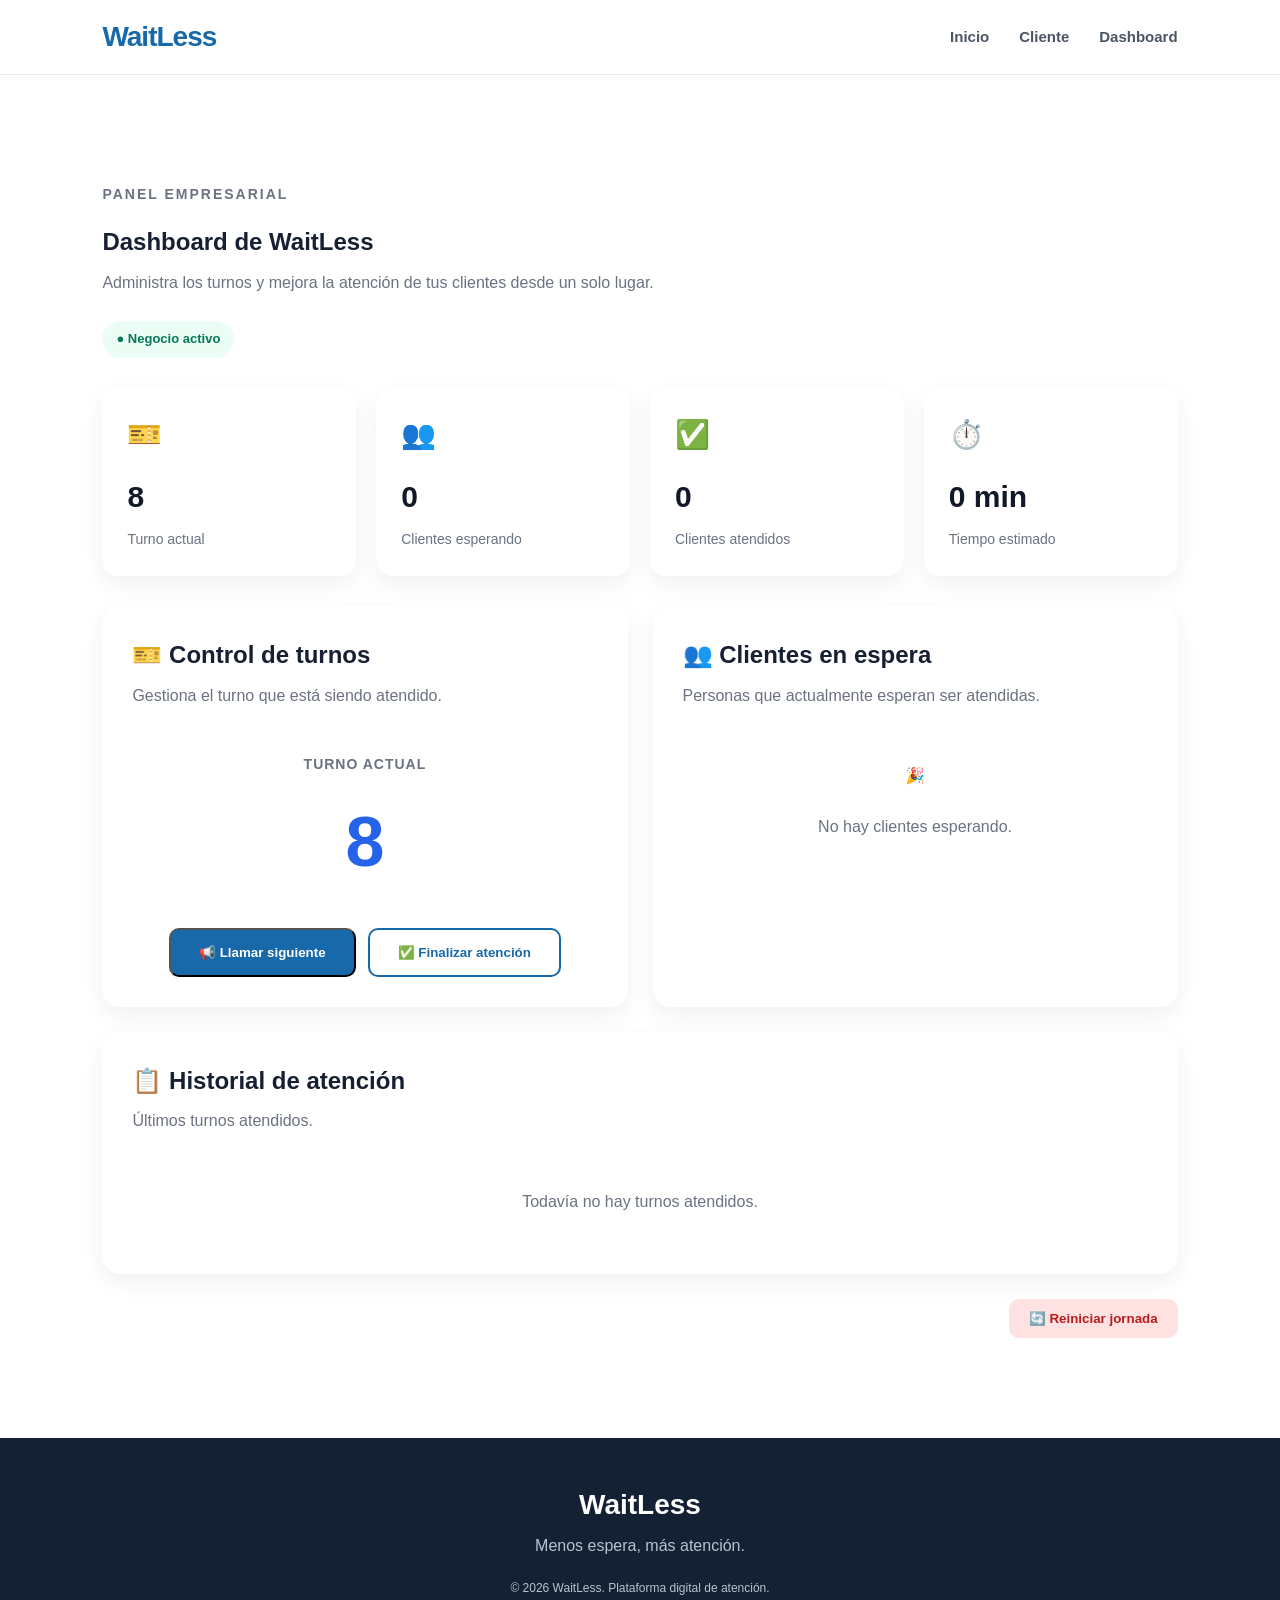
<file: codigo html/negocio copy.html>
<!DOCTYPE html>
<html lang="es">

<head>

    <meta charset="UTF-8">

    <meta name="viewport" content="width=device-width, initial-scale=1.0">

    <title>WaitLess | Dashboard del negocio</title>

    <link rel="stylesheet" href="style.css">

    <style>

        /* =========================================
           ESTILOS DEL DASHBOARD
           ========================================= */

        .dashboard {
            max-width: 1200px;
            margin: auto;
        }

        .welcome {
            margin-bottom: 30px;
        }

        .welcome p {
            color: #6b7280;
            margin-top: 8px;
        }

        .stats-grid {
            display: grid;
            grid-template-columns: repeat(4, 1fr);
            gap: 20px;
            margin-bottom: 30px;
        }

        .stat-card {
            background: white;
            padding: 25px;
            border-radius: 16px;
            box-shadow: 0 8px 25px rgba(0, 0, 0, 0.06);
        }

        .stat-card .stat-icon {
            font-size: 28px;
            margin-bottom: 15px;
        }

        .stat-card strong {
            display: block;
            font-size: 30px;
            color: #111827;
            margin-bottom: 5px;
        }

        .stat-card span {
            color: #6b7280;
            font-size: 14px;
        }

        .dashboard-grid {
            display: grid;
            grid-template-columns: 1fr 1fr;
            gap: 25px;
        }

        .dashboard-card {
            background: white;
            padding: 30px;
            border-radius: 18px;
            box-shadow: 0 8px 25px rgba(0, 0, 0, 0.06);
        }

        .dashboard-card h2 {
            margin-bottom: 8px;
        }

        .dashboard-card > p {
            color: #6b7280;
            margin-bottom: 25px;
        }

        .current-turn {
            text-align: center;
            padding: 20px;
        }

        .current-turn-label {
            color: #6b7280;
            font-size: 14px;
            font-weight: bold;
            letter-spacing: 1px;
        }

        .current-turn-number {
            font-size: 70px;
            font-weight: bold;
            color: #2563eb;
            margin: 10px 0;
        }

        .action-buttons {
            display: flex;
            gap: 12px;
            flex-wrap: wrap;
            justify-content: center;
        }

        .action-buttons button {
            min-width: 180px;
        }

        .queue-list {
            display: flex;
            flex-direction: column;
            gap: 12px;
        }

        .queue-item {
            display: flex;
            align-items: center;
            justify-content: space-between;
            padding: 16px;
            background: #f5f8fc;
            border-radius: 12px;
        }

        .queue-number {
            font-size: 20px;
            font-weight: bold;
            color: #2563eb;
        }

        .queue-status {
            font-size: 13px;
            color: #6b7280;
        }

        .empty-message {
            text-align: center;
            padding: 30px 10px;
            color: #6b7280;
        }

        .business-status {
            display: inline-flex;
            align-items: center;
            gap: 8px;
            background: #ecfdf5;
            color: #047857;
            padding: 8px 14px;
            border-radius: 30px;
            font-size: 13px;
            font-weight: bold;
        }

        .history {
            margin-top: 25px;
        }

        .history-item {
            display: flex;
            justify-content: space-between;
            align-items: center;
            padding: 14px 0;
            border-bottom: 1px solid #e5e7eb;
        }

        .history-item:last-child {
            border-bottom: none;
        }

        .history-item strong {
            color: #111827;
        }

        .history-item span {
            color: #6b7280;
            font-size: 13px;
        }

        .danger-button {
            border: none;
            cursor: pointer;
            background: #fee2e2;
            color: #b91c1c;
            padding: 12px 20px;
            border-radius: 10px;
            font-weight: bold;
        }

        .dashboard-footer {
            margin-top: 25px;
            text-align: right;
        }

        @media (max-width: 900px) {

            .stats-grid {
                grid-template-columns: repeat(2, 1fr);
            }

            .dashboard-grid {
                grid-template-columns: 1fr;
            }

        }

        @media (max-width: 600px) {

            .stats-grid {
                grid-template-columns: 1fr;
            }

            .dashboard-card {
                padding: 20px;
            }

            .current-turn-number {
                font-size: 55px;
            }

            .action-buttons {
                flex-direction: column;
            }

            .action-buttons button {
                width: 100%;
            }

        }

    </style>

</head>


<body>


    <!-- =========================================
         ENCABEZADO
         ========================================= -->

    <header class="header">

        <div class="logo">
            WaitLess
        </div>

        <nav>

            <a href="index.html">
                Inicio
            </a>

            <a href="cliente.html">
                Cliente
            </a>

            <a href="#panel">
                Dashboard
            </a>

        </nav>

    </header>


    <!-- =========================================
         CONTENIDO PRINCIPAL
         ========================================= -->

    <main>

        <section
            id="panel"
            class="section">

            <div class="dashboard">


                <!-- =================================
                     BIENVENIDA
                     ================================= -->

                <div class="welcome">

                    <p class="small-title">
                        PANEL EMPRESARIAL
                    </p>

                    <h1>
                        Dashboard de WaitLess
                    </h1>

                    <p>
                        Administra los turnos y mejora la atención
                        de tus clientes desde un solo lugar.
                    </p>

                    <br>

                    <span class="business-status">
                        ● Negocio activo
                    </span>

                </div>


                <!-- =================================
                     ESTADÍSTICAS
                     ================================= -->

                <div class="stats-grid">


                    <div class="stat-card">

                        <div class="stat-icon">
                            🎫
                        </div>

                        <strong id="statTurno">
                            08
                        </strong>

                        <span>
                            Turno actual
                        </span>

                    </div>


                    <div class="stat-card">

                        <div class="stat-icon">
                            👥
                        </div>

                        <strong id="statEsperando">
                            0
                        </strong>

                        <span>
                            Clientes esperando
                        </span>

                    </div>


                    <div class="stat-card">

                        <div class="stat-icon">
                            ✅
                        </div>

                        <strong id="statAtendidos">
                            0
                        </strong>

                        <span>
                            Clientes atendidos
                        </span>

                    </div>


                    <div class="stat-card">

                        <div class="stat-icon">
                            ⏱️
                        </div>

                        <strong id="statTiempo">
                            5 min
                        </strong>

                        <span>
                            Tiempo estimado
                        </span>

                    </div>


                </div>


                <!-- =================================
                     PANEL PRINCIPAL
                     ================================= -->

                <div class="dashboard-grid">


                    <!-- CONTROL DE TURNOS -->

                    <div class="dashboard-card">

                        <h2>
                            🎫 Control de turnos
                        </h2>

                        <p>
                            Gestiona el turno que está siendo atendido.
                        </p>


                        <div class="current-turn">

                            <div class="current-turn-label">
                                TURNO ACTUAL
                            </div>

                            <div
                                class="current-turn-number"
                                id="numeroActual">

                                08

                            </div>

                        </div>


                        <div class="action-buttons">


                            <button
                                class="btn primary"
                                onclick="llamarSiguiente()">

                                📢 Llamar siguiente

                            </button>


                            <button
                                class="btn secondary"
                                onclick="finalizarAtencion()">

                                ✅ Finalizar atención

                            </button>


                        </div>

                    </div>


                    <!-- CLIENTES EN ESPERA -->

                    <div class="dashboard-card">

                        <h2>
                            👥 Clientes en espera
                        </h2>

                        <p>
                            Personas que actualmente esperan ser atendidas.
                        </p>


                        <div
                            id="listaClientes"
                            class="queue-list">

                        </div>

                    </div>


                </div>


                <!-- =================================
                     HISTORIAL
                     ================================= -->

                <div
                    class="dashboard-card history">

                    <h2>
                        📋 Historial de atención
                    </h2>

                    <p>
                        Últimos turnos atendidos.
                    </p>


                    <div id="historial">

                    </div>

                </div>


                <!-- =================================
                     REINICIAR
                     ================================= -->

                <div class="dashboard-footer">

                    <button
                        class="danger-button"
                        onclick="reiniciarTurnos()">

                        🔄 Reiniciar jornada

                    </button>

                </div>


            </div>

        </section>

    </main>


    <!-- =========================================
         PIE DE PÁGINA
         ========================================= -->

    <footer>

        <div class="footer-logo">
            WaitLess
        </div>

        <p>
            Menos espera, más atención.
        </p>

        <p class="copyright">
            © 2026 WaitLess. Plataforma digital de atención.
        </p>

    </footer>


    <!-- =========================================
         JAVASCRIPT
         ========================================= -->

    <script>


        // =========================================
        // OBTENER SISTEMA
        // =========================================

        function obtenerSistema() {

            let sistema =
                JSON.parse(
                    localStorage.getItem("waitless")
                );


            if (!sistema) {

                sistema = {

                    turnoActual: 8,

                    siguienteTurno: 9,

                    clientes: []

                };


                localStorage.setItem(
                    "waitless",
                    JSON.stringify(sistema)
                );

            }


            return sistema;

        }



        // =========================================
        // MOSTRAR CLIENTES
        // =========================================

        function mostrarClientes() {

            const sistema =
                obtenerSistema();


            const lista =
                document.getElementById(
                    "listaClientes"
                );


            lista.innerHTML = "";


            const clientesEsperando =
                sistema.clientes.filter(
                    function(cliente) {

                        return (
                            cliente.estado ===
                            "En espera"
                        );

                    }
                );


            if (
                clientesEsperando.length === 0
            ) {

                lista.innerHTML = `

                    <div class="empty-message">

                        🎉

                        <br><br>

                        No hay clientes esperando.

                    </div>

                `;

                return;

            }


            clientesEsperando.forEach(
                function(cliente, index) {


                    const elemento =
                        document.createElement(
                            "div"
                        );


                    elemento.className =
                        "queue-item";


                    elemento.innerHTML = `

                        <div>

                            <div class="queue-number">

                                Turno #${cliente.turno}

                            </div>

                            <div class="queue-status">

                                ${index + 1}
                                persona(s) en la fila

                            </div>

                        </div>


                        <div>

                            ⏳

                        </div>

                    `;


                    lista.appendChild(
                        elemento
                    );


                }
            );

        }



        // =========================================
        // LLAMAR SIGUIENTE
        // =========================================

        function llamarSiguiente() {

            const sistema =
                obtenerSistema();


            /*
             * Si existe alguien actualmente
             * en atención, primero lo finalizamos.
             */

            const actual =
                sistema.clientes.find(
                    function(cliente) {

                        return (
                            cliente.estado ===
                            "En atención"
                        );

                    }
                );


            if (actual) {

                actual.estado =
                    "Atendido";

            }


            /*
             * Buscar siguiente cliente
             */

            const siguiente =
                sistema.clientes.find(
                    function(cliente) {

                        return (
                            cliente.estado ===
                            "En espera"
                        );

                    }
                );


            if (!siguiente) {

                alert(
                    "No hay clientes esperando."
                );


                localStorage.setItem(
                    "waitless",
                    JSON.stringify(sistema)
                );


                actualizarPanel();

                return;

            }


            siguiente.estado =
                "En atención";


            sistema.turnoActual =
                siguiente.turno;


            localStorage.setItem(
                "waitless",
                JSON.stringify(sistema)
            );


            actualizarPanel();

        }



        // =========================================
        // FINALIZAR ATENCIÓN
        // =========================================

        function finalizarAtencion() {

            const sistema =
                obtenerSistema();


            const actual =
                sistema.clientes.find(
                    function(cliente) {

                        return (
                            cliente.estado ===
                            "En atención"
                        );

                    }
                );


            if (!actual) {

                alert(
                    "No hay ningún cliente en atención."
                );

                return;

            }


            actual.estado =
                "Atendido";


            localStorage.setItem(
                "waitless",
                JSON.stringify(sistema)
            );


            actualizarPanel();


            alert(
                "La atención del turno #" +
                actual.turno +
                " ha finalizado."
            );

        }



        // =========================================
        // ACTUALIZAR PANEL
        // =========================================

        function actualizarPanel() {

            const sistema =
                obtenerSistema();


            /*
             * Turno actual
             */

            document.getElementById(
                "statTurno"
            ).textContent =
                sistema.turnoActual;


            document.getElementById(
                "numeroActual"
            ).textContent =
                sistema.turnoActual;


            /*
             * Clientes esperando
             */

            const esperando =
                sistema.clientes.filter(
                    function(cliente) {

                        return (
                            cliente.estado ===
                            "En espera"
                        );

                    }
                );


            document.getElementById(
                "statEsperando"
            ).textContent =
                esperando.length;


            /*
             * Clientes atendidos
             */

            const atendidos =
                sistema.clientes.filter(
                    function(cliente) {

                        return (
                            cliente.estado ===
                            "Atendido"
                        );

                    }
                );


            document.getElementById(
                "statAtendidos"
            ).textContent =
                atendidos.length;


            /*
             * Tiempo estimado
             */

            const tiempo =
                esperando.length * 5;


            document.getElementById(
                "statTiempo"
            ).textContent =
                tiempo + " min";


            /*
             * Mostrar clientes
             */

            mostrarClientes();


            /*
             * Mostrar historial
             */

            mostrarHistorial();

        }



        // =========================================
        // HISTORIAL
        // =========================================

        function mostrarHistorial() {

            const sistema =
                obtenerSistema();


            const historial =
                document.getElementById(
                    "historial"
                );


            historial.innerHTML = "";


            const atendidos =
                sistema.clientes.filter(
                    function(cliente) {

                        return (
                            cliente.estado ===
                            "Atendido"
                        );

                    }
                );


            /*
             * Mostrar solamente los últimos 5
             */

            const ultimos =
                atendidos.slice(-5).reverse();


            if (
                ultimos.length === 0
            ) {

                historial.innerHTML = `

                    <div class="empty-message">

                        Todavía no hay turnos atendidos.

                    </div>

                `;

                return;

            }


            ultimos.forEach(
                function(cliente) {


                    const elemento =
                        document.createElement(
                            "div"
                        );


                    elemento.className =
                        "history-item";


                    elemento.innerHTML = `

                        <div>

                            <strong>
                                Turno #${cliente.turno}
                            </strong>

                        </div>


                        <span>
                            ✓ Atendido
                        </span>

                    `;


                    historial.appendChild(
                        elemento
                    );

                }
            );

        }



        // =========================================
        // REINICIAR JORNADA
        // =========================================

        function reiniciarTurnos() {

            const confirmar =
                confirm(
                    "¿Estás seguro de que quieres reiniciar la jornada? Se eliminarán los turnos actuales."
                );


            if (!confirmar) {

                return;

            }


            const sistema = {

                turnoActual: 8,

                siguienteTurno: 9,

                clientes: []

            };


            localStorage.setItem(
                "waitless",
                JSON.stringify(sistema)
            );


            actualizarPanel();


            alert(
                "La jornada ha sido reiniciada correctamente."
            );

        }



        // =========================================
        // ACTUALIZACIÓN AUTOMÁTICA
        // =========================================

        setInterval(
            function() {

                actualizarPanel();

            },
            1000
        );



        // =========================================
        // INICIAR DASHBOARD
        // =========================================

        actualizarPanel();


    </script>


</body>

</html>
</file>
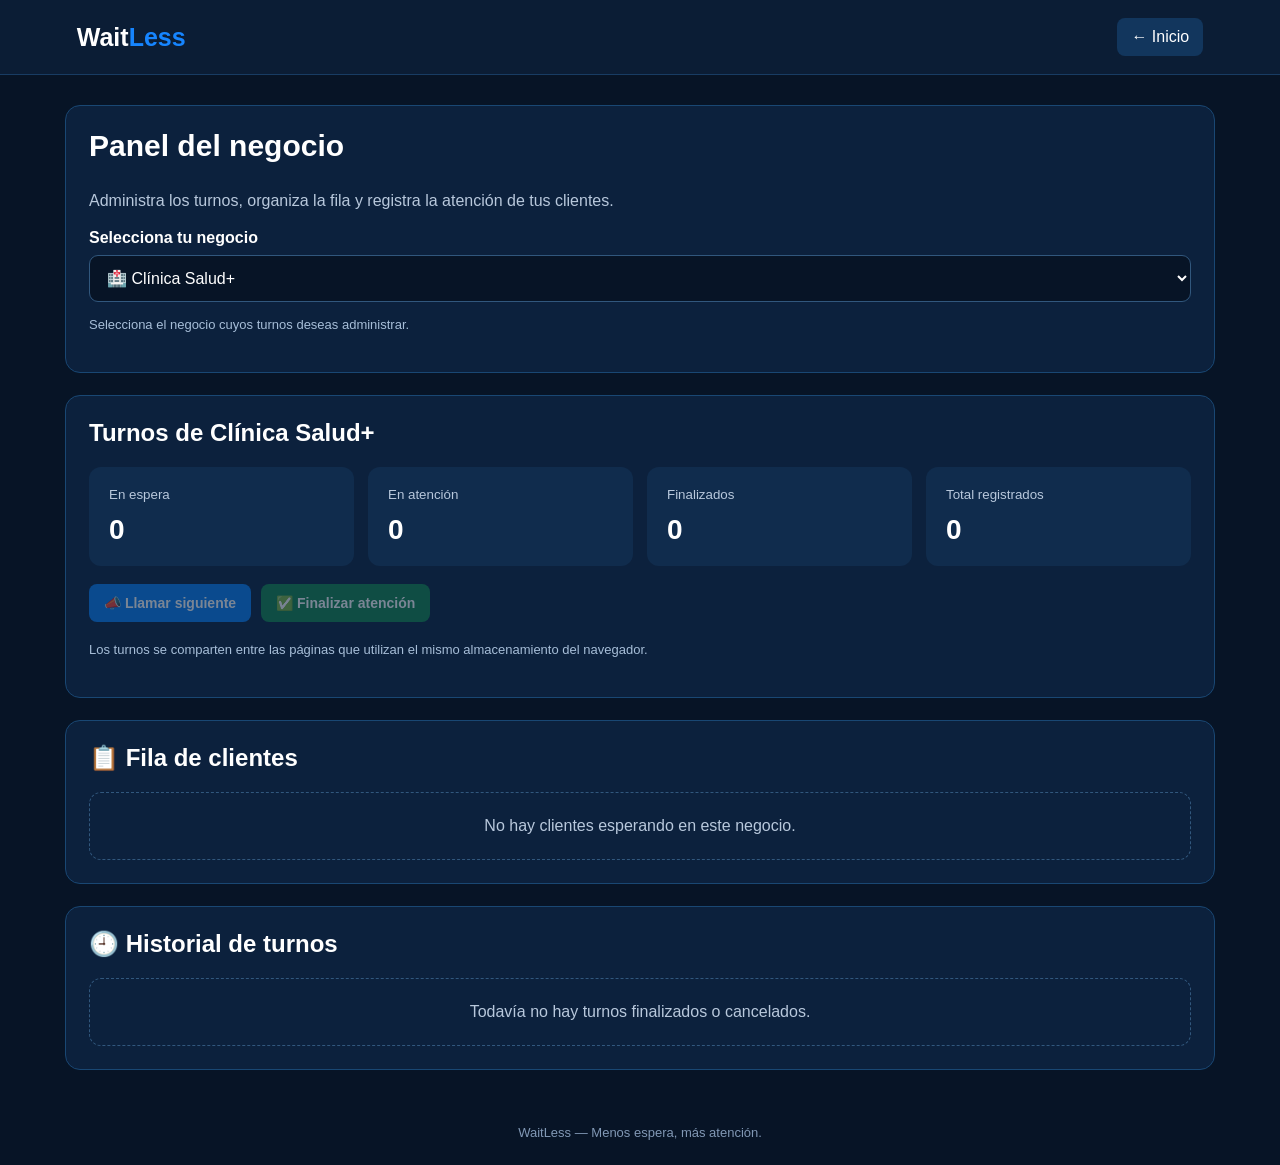
<file: codigo html/negocio.html>
<!DOCTYPE html>
<html lang="es">
<head>
    <meta charset="UTF-8">
    <meta name="viewport" content="width=device-width, initial-scale=1.0">

    <title>WaitLess | Panel del negocio</title>

    <style>
        * {
            box-sizing: border-box;
        }

        body {
            margin: 0;
            min-height: 100vh;
            font-family: Arial, Helvetica, sans-serif;
            background: #071426;
            color: #ffffff;
        }

        header {
            display: flex;
            justify-content: space-between;
            align-items: center;
            gap: 15px;
            padding: 18px 6%;
            background: #0b1d35;
            border-bottom: 1px solid #183c63;
        }

        .logo {
            color: #ffffff;
            text-decoration: none;
            font-size: 25px;
            font-weight: bold;
        }

        .logo span {
            color: #1685ff;
        }

        .volver {
            color: white;
            text-decoration: none;
            padding: 10px 14px;
            background: #12365d;
            border-radius: 8px;
        }

        main {
            width: min(1150px, 94%);
            margin: 30px auto;
        }

        .panel {
            padding: 23px;
            margin-bottom: 22px;
            background: #0c213d;
            border: 1px solid #194773;
            border-radius: 15px;
        }

        h1 {
            margin-top: 0;
            font-size: 30px;
        }

        h2 {
            margin-top: 0;
        }

        .descripcion {
            color: #b8c8dc;
            line-height: 1.6;
        }

        label {
            display: block;
            margin: 15px 0 8px;
            font-weight: bold;
        }

        select {
            width: 100%;
            padding: 13px;
            border: 1px solid #31577d;
            border-radius: 9px;
            background: #071426;
            color: white;
            font-size: 16px;
        }

        button {
            border: none;
            border-radius: 8px;
            padding: 11px 15px;
            background: #087cf0;
            color: white;
            font-size: 14px;
            font-weight: bold;
            cursor: pointer;
        }

        button:hover {
            filter: brightness(1.12);
        }

        button:disabled {
            opacity: 0.45;
            cursor: not-allowed;
        }

        .estadisticas {
            display: grid;
            grid-template-columns: repeat(4, minmax(0, 1fr));
            gap: 14px;
        }

        .estadistica {
            padding: 20px;
            background: #102c4d;
            border-radius: 12px;
        }

        .estadistica small {
            display: block;
            color: #b8c8dc;
            margin-bottom: 12px;
        }

        .estadistica strong {
            font-size: 28px;
        }

        .fila-acciones {
            display: flex;
            flex-wrap: wrap;
            gap: 10px;
            margin: 18px 0;
        }

        .finalizar {
            background: #13834e;
        }

        .cancelar {
            background: #a82e42;
        }

        .lista {
            display: grid;
            gap: 14px;
        }

        .cliente {
            padding: 18px;
            border: 1px solid #234d75;
            background: #0a1a30;
            border-radius: 12px;
        }

        .cliente-encabezado {
            display: flex;
            justify-content: space-between;
            align-items: center;
            gap: 12px;
            flex-wrap: wrap;
        }

        .numero {
            font-size: 22px;
            font-weight: bold;
            color: #58a6ff;
        }

        .cliente p {
            color: #c0d0e3;
            line-height: 1.5;
            overflow-wrap: anywhere;
        }

        .etiqueta {
            display: inline-block;
            padding: 6px 10px;
            background: #17395d;
            border-radius: 20px;
            font-size: 12px;
        }

        .estado-espera {
            background: #55421a;
            color: #ffe5a3;
        }

        .estado-atencion {
            background: #164d37;
            color: #a7ffd1;
        }

        .estado-finalizado {
            background: #17395d;
            color: #c6e0ff;
        }

        .vacio {
            padding: 24px;
            text-align: center;
            color: #b8c8dc;
            border: 1px dashed #31577d;
            border-radius: 12px;
        }

        .mensaje {
            display: none;
            padding: 13px;
            margin-bottom: 18px;
            border-radius: 9px;
            background: #17395d;
            line-height: 1.5;
        }

        .nota {
            color: #a7bed8;
            font-size: 13px;
            line-height: 1.6;
        }

        footer {
            text-align: center;
            padding: 25px 15px;
            color: #8198b5;
            font-size: 13px;
        }

        @media (max-width: 760px) {
            .estadisticas {
                grid-template-columns: repeat(2, minmax(0, 1fr));
            }
        }

        @media (max-width: 450px) {
            .estadisticas {
                grid-template-columns: 1fr 1fr;
            }

            header {
                padding: 16px 4%;
            }

            .panel {
                padding: 17px;
            }

            h1 {
                font-size: 25px;
            }
        }
    </style>
</head>

<body>

<header>
    <a href="index.html" class="logo">Wait<span>Less</span></a>
    <a href="index.html" class="volver">← Inicio</a>
</header>

<main>

    <section class="panel">
        <h1>Panel del negocio</h1>

        <p class="descripcion">
            Administra los turnos, organiza la fila y registra
            la atención de tus clientes.
        </p>

        <label for="selectorNegocio">Selecciona tu negocio</label>

        <select id="selectorNegocio">
            <option value="Clínica Salud+">🏥 Clínica Salud+</option>
            <option value="Salón Bella">💇 Salón Bella</option>
            <option value="Barbería Central">💈 Barbería Central</option>
            <option value="Taller Express">🔧 Taller Express</option>
            <option value="DentalCare">🦷 DentalCare</option>
            <option value="Café Central">☕ Café Central</option>
        </select>

        <p class="nota">
            Selecciona el negocio cuyos turnos deseas administrar.
        </p>
    </section>

    <div id="mensaje" class="mensaje" role="status"></div>

    <section class="panel">
        <h2 id="tituloCola">Turnos de Clínica Salud+</h2>

        <div class="estadisticas">
            <div class="estadistica">
                <small>En espera</small>
                <strong id="totalEspera">0</strong>
            </div>

            <div class="estadistica">
                <small>En atención</small>
                <strong id="totalAtencion">0</strong>
            </div>

            <div class="estadistica">
                <small>Finalizados</small>
                <strong id="totalFinalizados">0</strong>
            </div>

            <div class="estadistica">
                <small>Total registrados</small>
                <strong id="totalRegistrados">0</strong>
            </div>
        </div>

        <div class="fila-acciones">
            <button id="llamarButton" type="button">
                📣 Llamar siguiente
            </button>

            <button id="finalizarButton" class="finalizar" type="button">
                ✅ Finalizar atención
            </button>
        </div>

        <p class="nota">
            Los turnos se comparten entre las páginas que utilizan
            el mismo almacenamiento del navegador.
        </p>
    </section>

    <section class="panel">
        <h2>📋 Fila de clientes</h2>
        <div id="listaClientes" class="lista"></div>
    </section>

    <section class="panel">
        <h2>🕘 Historial de turnos</h2>
        <div id="historial" class="lista"></div>
    </section>

</main>

<footer>
    WaitLess — Menos espera, más atención.
</footer>

<script>
    "use strict";

    const elemento = id => document.getElementById(id);

    let negocioActual = "Clínica Salud+";

    function crearClaveNegocio(nombre) {
        return nombre
            .normalize("NFD")
            .replace(/[\u0300-\u036f]/g, "")
            .toLowerCase()
            .replace(/[^a-z0-9]+/g, "_")
            .replace(/^_+|_+$/g, "");
    }

    function claveCola() {
        return "waitless_" + crearClaveNegocio(negocioActual);
    }

    function obtenerCola() {
        const guardado = localStorage.getItem(claveCola());

        if (!guardado) {
            return {
                negocio: negocioActual,
                turnoActual: 0,
                siguienteTurno: 1,
                clientes: []
            };
        }

        let cola;

        try {
            cola = JSON.parse(guardado);
        } catch (error) {
            throw new Error("No se pudieron leer los turnos guardados.");
        }

        if (!cola || !Array.isArray(cola.clientes)) {
            throw new Error(
                "El formato de los turnos no es válido. Revisa el almacenamiento."
            );
        }

        return cola;
    }

    function guardarCola(cola) {
        localStorage.setItem(claveCola(), JSON.stringify(cola));
    }

    function mostrarMensaje(texto) {
        const caja = elemento("mensaje");
        caja.textContent = texto;
        caja.style.display = "block";
    }

    function ocultarMensaje() {
        elemento("mensaje").style.display = "none";
    }

    function escaparHTML(texto) {
        return String(texto ?? "").replace(/[&<>"']/g, caracter => ({
            "&": "&amp;",
            "<": "&lt;",
            ">": "&gt;",
            '"': "&quot;",
            "'": "&#39;"
        })[caracter]);
    }

    function obtenerTurnosActivos(cola) {
        return cola.clientes
            .filter(cliente =>
                cliente.estado === "En espera" ||
                cliente.estado === "En atención"
            )
            .sort((a, b) => a.turno - b.turno);
    }

    function contarEstado(cola, estado) {
        return cola.clientes.filter(cliente =>
            cliente.estado === estado
        ).length;
    }

    function actualizarEstadisticas(cola) {
        elemento("totalEspera").textContent =
            contarEstado(cola, "En espera");

        elemento("totalAtencion").textContent =
            contarEstado(cola, "En atención");

        elemento("totalFinalizados").textContent =
            contarEstado(cola, "Finalizado");

        elemento("totalRegistrados").textContent =
            cola.clientes.length;
    }

    function renderizarLista(cola) {
        const lista = elemento("listaClientes");

        const activos = obtenerTurnosActivos(cola);

        if (activos.length === 0) {
            lista.innerHTML =
                '<div class="vacio">No hay clientes esperando en este negocio.</div>';
        } else {
            lista.innerHTML = activos.map(cliente => {
                const estadoClase =
                    cliente.estado === "En atención"
                        ? "estado-atencion"
                        : "estado-espera";

                return `
                    <article class="cliente">
                        <div class="cliente-encabezado">
                            <span class="numero">
                                Turno #${escaparHTML(cliente.turno)}
                            </span>

                            <span class="etiqueta ${estadoClase}">
                                ${escaparHTML(cliente.estado)}
                            </span>
                        </div>

                        <p>
                            <strong>Cliente:</strong>
                            ${escaparHTML(cliente.nombre)}
                        </p>

                        <p>
                            <strong>Servicio:</strong>
                            ${escaparHTML(cliente.servicio)}
                        </p>

                        <p>
                            <strong>Tiempo del servicio:</strong>
                            ${escaparHTML(cliente.minutos ?? 0)} minutos
                        </p>
                    </article>
                `;
            }).join("");
        }

        const historial = elemento("historial");

        const terminados = cola.clientes
            .filter(cliente =>
                cliente.estado === "Finalizado" ||
                cliente.estado === "Cancelado"
            )
            .slice()
            .reverse();

        if (terminados.length === 0) {
            historial.innerHTML =
                '<div class="vacio">Todavía no hay turnos finalizados o cancelados.</div>';
        } else {
            historial.innerHTML = terminados.map(cliente => `
                <article class="cliente">
                    <div class="cliente-encabezado">
                        <span class="numero">
                            Turno #${escaparHTML(cliente.turno)}
                        </span>

                        <span class="etiqueta estado-finalizado">
                            ${escaparHTML(cliente.estado)}
                        </span>
                    </div>

                    <p>
                        <strong>Cliente:</strong>
                        ${escaparHTML(cliente.nombre)}
                    </p>

                    <p>
                        <strong>Servicio:</strong>
                        ${escaparHTML(cliente.servicio)}
                    </p>
                </article>
            `).join("");
        }
    }

    function actualizarBotones(cola) {
        const activos = obtenerTurnosActivos(cola);

        const atendiendo = activos.some(cliente =>
            cliente.estado === "En atención"
        );

        const esperando = activos.some(cliente =>
            cliente.estado === "En espera"
        );

        elemento("llamarButton").disabled =
            atendiendo || !esperando;

        elemento("finalizarButton").disabled = !atendiendo;
    }

    function actualizarPanel() {
        try {
            const cola = obtenerCola();

            elemento("tituloCola").textContent =
                "Turnos de " + negocioActual;

            actualizarEstadisticas(cola);
            renderizarLista(cola);
            actualizarBotones(cola);

            ocultarMensaje();
        } catch (error) {
            mostrarMensaje(error.message);
        }
    }

    function llamarSiguiente() {
        try {
            const cola = obtenerCola();

            const yaAtendiendo = cola.clientes.some(cliente =>
                cliente.estado === "En atención"
            );

            if (yaAtendiendo) {
                mostrarMensaje(
                    "Finaliza la atención actual antes de llamar al siguiente cliente."
                );
                return;
            }

            const siguiente = cola.clientes
                .filter(cliente => cliente.estado === "En espera")
                .sort((a, b) => a.turno - b.turno)[0];

            if (!siguiente) {
                mostrarMensaje("No hay clientes esperando.");
                return;
            }

            siguiente.estado = "En atención";
            siguiente.inicioAtencion = new Date().toISOString();

            cola.turnoActual = siguiente.turno;

            guardarCola(cola);
            actualizarPanel();

            mostrarMensaje(
                "Ahora se está atendiendo a " + siguiente.nombre +
                ", turno #" + siguiente.turno + "."
            );
        } catch (error) {
            mostrarMensaje(error.message);
        }
    }

    function finalizarAtencion() {
        try {
            const cola = obtenerCola();

            const cliente = cola.clientes.find(item =>
                item.estado === "En atención"
            );

            if (!cliente) {
                mostrarMensaje("No hay ningún cliente en atención.");
                return;
            }

            cliente.estado = "Finalizado";
            cliente.finAtencion = new Date().toISOString();

            guardarCola(cola);
            actualizarPanel();

            mostrarMensaje(
                "La atención del turno #" + cliente.turno +
                " ha finalizado correctamente."
            );
        } catch (error) {
            mostrarMensaje(error.message);
        }
    }

    function cambiarNegocio() {
        negocioActual = elemento("selectorNegocio").value;

        localStorage.setItem("waitlessNegocioPanel", negocioActual);

        actualizarPanel();
    }

    elemento("selectorNegocio").addEventListener(
        "change",
        cambiarNegocio
    );

    elemento("llamarButton").addEventListener(
        "click",
        llamarSiguiente
    );

    elemento("finalizarButton").addEventListener(
        "click",
        finalizarAtencion
    );

    window.addEventListener("storage", evento => {
        if (evento.key === claveCola()) {
            actualizarPanel();
        }
    });

    const negocioGuardado =
        localStorage.getItem("waitlessNegocioPanel");

    if (
        negocioGuardado &&
        Array.from(elemento("selectorNegocio").options)
            .some(opcion => opcion.value === negocioGuardado)
    ) {
        negocioActual = negocioGuardado;
        elemento("selectorNegocio").value = negocioGuardado;
    }

    actualizarPanel();

    setInterval(actualizarPanel, 3000);
</script>

</body>
</html>
</file>
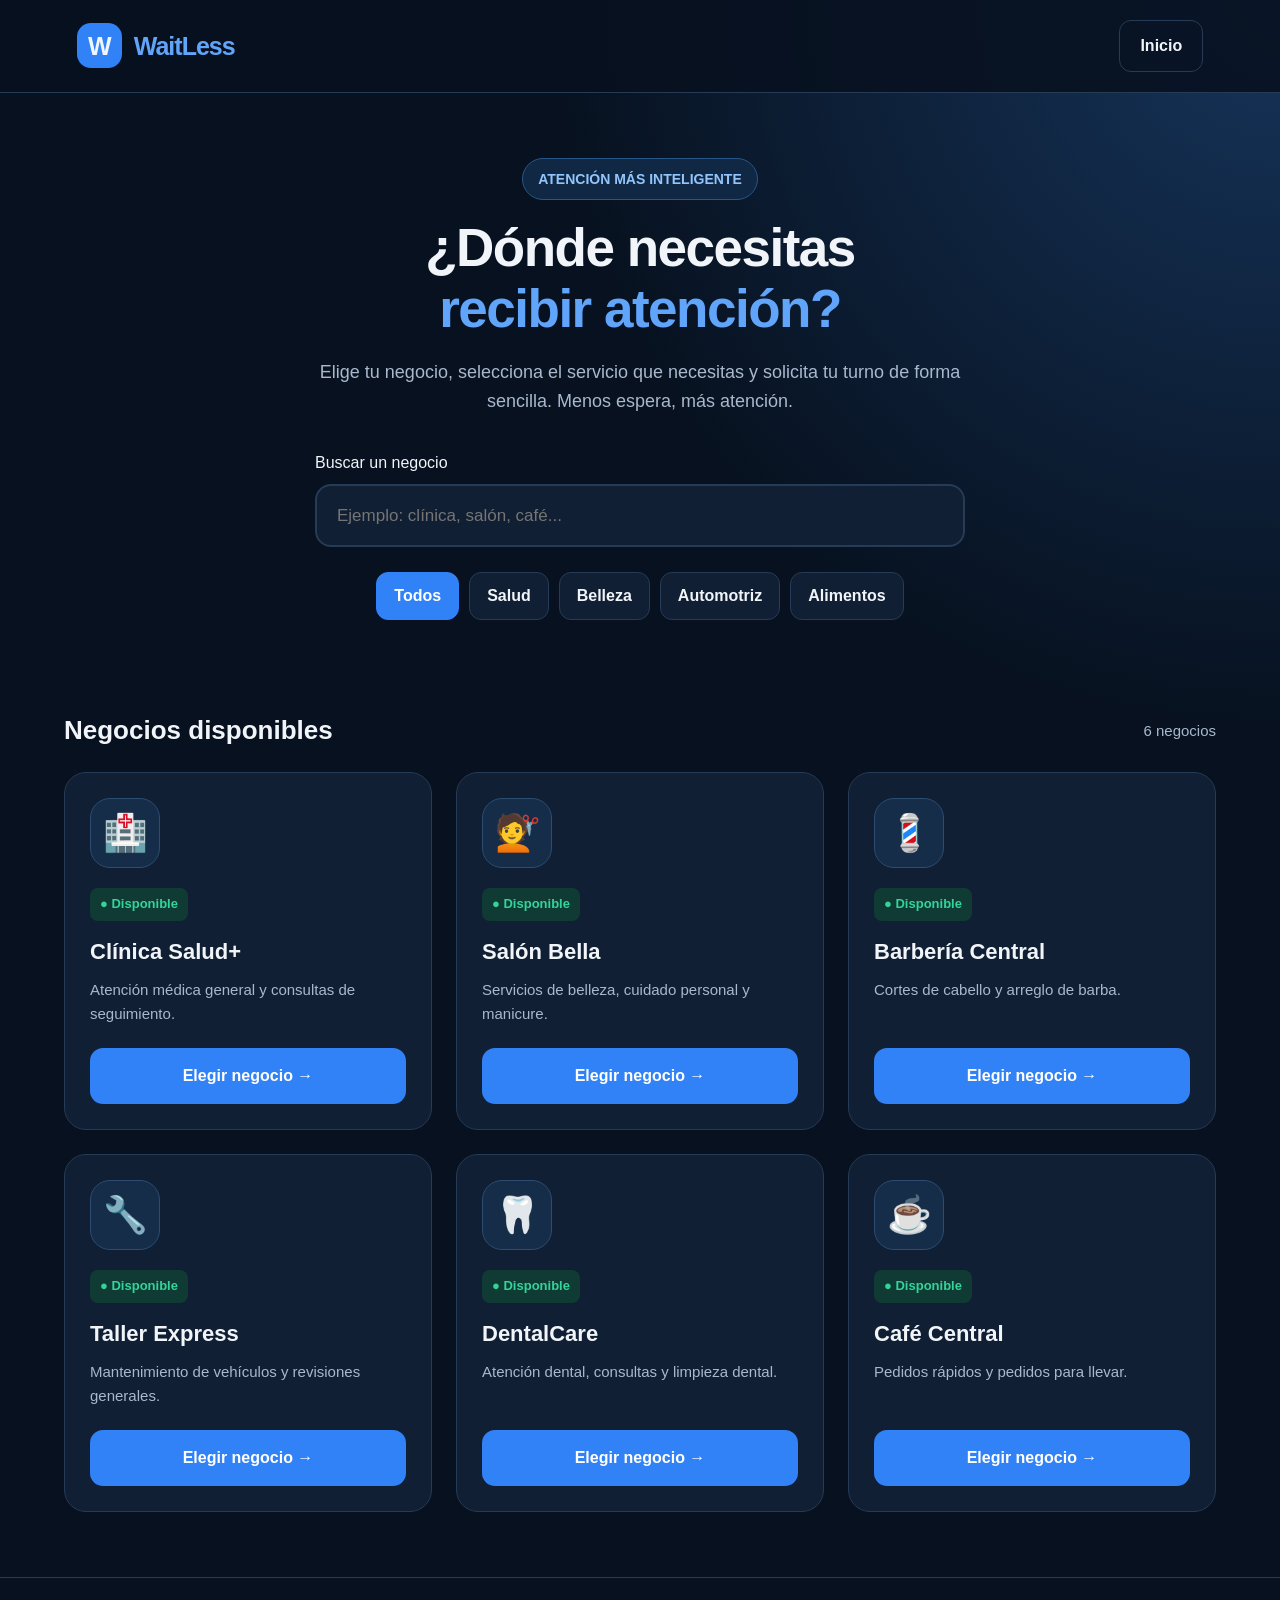
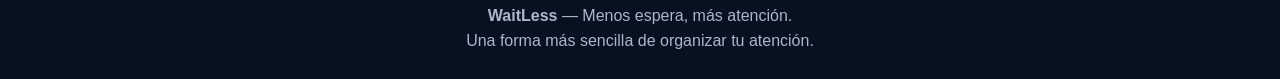
<file: codigo html/negocios copy.html>
<!DOCTYPE html>
<html lang="es">
<head>
    <meta charset="UTF-8">
    <meta name="viewport" content="width=device-width, initial-scale=1.0">

    <title>WaitLess | Directorio de negocios</title>

    <style>
        :root {
            --fondo: #07111f;
            --tarjeta: #101f33;
            --tarjeta-hover: #172b45;
            --azul: #3182f6;
            --azul-claro: #60a5fa;
            --texto: #f1f5f9;
            --texto-secundario: #a9b8cc;
            --borde: #263b55;
            --verde: #34d399;
        }

        * {
            box-sizing: border-box;
            margin: 0;
            padding: 0;
        }

        body {
            min-height: 100vh;
            background:
                radial-gradient(
                    circle at top right,
                    #16345a 0,
                    transparent 35%
                ),
                var(--fondo);
            color: var(--texto);
            font-family: Arial, Helvetica, sans-serif;
            line-height: 1.6;
        }

        button,
        input,
        a {
            font: inherit;
        }

        a {
            color: inherit;
            text-decoration: none;
        }

        .barra-superior {
            display: flex;
            justify-content: space-between;
            align-items: center;
            gap: 20px;
            padding: 20px 6%;
            border-bottom: 1px solid var(--borde);
            background: rgba(7, 17, 31, 0.88);
        }

        .logo {
            display: flex;
            align-items: center;
            gap: 12px;
            font-size: 25px;
            font-weight: 800;
            letter-spacing: -1px;
        }

        .logo-icono {
            display: grid;
            place-items: center;
            width: 45px;
            height: 45px;
            background: var(--azul);
            border-radius: 14px;
            font-size: 25px;
        }

        .logo span:last-child {
            color: var(--azul-claro);
        }

        .enlace-inicio {
            padding: 12px 20px;
            border: 1px solid var(--borde);
            border-radius: 12px;
            color: var(--texto);
            font-weight: 700;
        }

        .enlace-inicio:hover {
            background: var(--tarjeta-hover);
        }

        .contenedor {
            width: min(1200px, 90%);
            margin: auto;
        }

        .presentacion {
            padding: 65px 0 35px;
            text-align: center;
        }

        .etiqueta {
            display: inline-block;
            margin-bottom: 18px;
            padding: 9px 15px;
            border: 1px solid #28558a;
            border-radius: 30px;
            background: #102844;
            color: #93c5fd;
            font-size: 14px;
            font-weight: 700;
        }

        h1 {
            margin-bottom: 18px;
            font-size: clamp(32px, 5vw, 53px);
            line-height: 1.15;
            letter-spacing: -1.5px;
        }

        h1 span {
            color: var(--azul-claro);
        }

        .descripcion {
            max-width: 650px;
            margin: 0 auto;
            color: var(--texto-secundario);
            font-size: 18px;
        }

        .buscador-contenedor {
            max-width: 650px;
            margin: 35px auto 18px;
        }

        .buscador {
            width: 100%;
            min-height: 60px;
            padding: 16px 20px;
            border: 2px solid var(--borde);
            border-radius: 16px;
            outline: none;
            background: var(--tarjeta);
            color: var(--texto);
            font-size: 17px;
        }

        .buscador:focus {
            border-color: var(--azul-claro);
            box-shadow: 0 0 0 3px rgba(49, 130, 246, 0.15);
        }

        .categorias {
            display: flex;
            justify-content: center;
            flex-wrap: wrap;
            gap: 10px;
            margin: 25px 0 35px;
        }

        .categoria {
            min-height: 48px;
            padding: 10px 17px;
            border: 1px solid var(--borde);
            border-radius: 12px;
            background: var(--tarjeta);
            color: var(--texto);
            cursor: pointer;
            font-weight: 700;
        }

        .categoria:hover,
        .categoria.activa {
            border-color: var(--azul);
            background: var(--azul);
            color: white;
        }

        .titulo-seccion {
            display: flex;
            justify-content: space-between;
            align-items: center;
            gap: 15px;
            margin: 20px 0;
        }

        .titulo-seccion h2 {
            font-size: 26px;
        }

        .contador {
            color: var(--texto-secundario);
            font-size: 15px;
        }

        .rejilla-negocios {
            display: grid;
            grid-template-columns: repeat(3, minmax(0, 1fr));
            gap: 24px;
            padding-bottom: 65px;
        }

        .negocio {
            display: flex;
            flex-direction: column;
            min-width: 0;
            padding: 25px;
            border: 1px solid var(--borde);
            border-radius: 22px;
            background: var(--tarjeta);
            transition:
                transform 0.2s ease,
                border-color 0.2s ease,
                background 0.2s ease;
        }

        .negocio:hover {
            transform: translateY(-5px);
            border-color: #397ac3;
            background: var(--tarjeta-hover);
        }

        .icono-negocio {
            display: grid;
            place-items: center;
            width: 70px;
            height: 70px;
            margin-bottom: 20px;
            border: 1px solid #2c4c70;
            border-radius: 20px;
            background: #162d49;
            font-size: 36px;
        }

        .estado {
            display: inline-block;
            align-self: flex-start;
            margin-bottom: 13px;
            padding: 6px 10px;
            border-radius: 8px;
            background: #103b35;
            color: var(--verde);
            font-size: 13px;
            font-weight: 700;
        }

        .negocio h3 {
            margin-bottom: 9px;
            font-size: 22px;
        }

        .negocio p {
            flex-grow: 1;
            margin-bottom: 22px;
            color: var(--texto-secundario);
            font-size: 15px;
        }

        .boton-elegir {
            display: flex;
            justify-content: center;
            align-items: center;
            width: 100%;
            min-height: 56px;
            padding: 14px 18px;
            border: none;
            border-radius: 13px;
            background: var(--azul);
            color: white;
            cursor: pointer;
            text-align: center;
            font-size: 16px;
            font-weight: 800;
            transition: background 0.2s ease;
        }

        .boton-elegir:hover {
            background: #2563eb;
        }

        .boton-elegir:focus-visible,
        .categoria:focus-visible,
        .enlace-inicio:focus-visible {
            outline: 3px solid #93c5fd;
            outline-offset: 3px;
        }

        .sin-resultados {
            grid-column: 1 / -1;
            padding: 35px;
            border: 1px solid var(--borde);
            border-radius: 18px;
            color: var(--texto-secundario);
            text-align: center;
        }

        footer {
            padding: 25px 6%;
            border-top: 1px solid var(--borde);
            color: var(--texto-secundario);
            text-align: center;
        }

        @media (max-width: 900px) {
            .rejilla-negocios {
                grid-template-columns: repeat(2, minmax(0, 1fr));
            }
        }

        @media (max-width: 600px) {
            .barra-superior {
                padding: 15px 5%;
            }

            .logo {
                font-size: 21px;
            }

            .logo-icono {
                width: 40px;
                height: 40px;
            }

            .enlace-inicio {
                padding: 10px 12px;
                font-size: 14px;
            }

            .presentacion {
                padding-top: 45px;
            }

            .descripcion {
                font-size: 16px;
            }

            .rejilla-negocios {
                grid-template-columns: 1fr;
            }

            .titulo-seccion {
                align-items: flex-start;
                flex-direction: column;
            }

            .negocio {
                padding: 22px;
            }
        }

        @media (prefers-reduced-motion: reduce) {
            *,
            *::before,
            *::after {
                scroll-behavior: auto !important;
                transition: none !important;
            }
        }
    </style>
</head>

<body>

    <header class="barra-superior">
        <a class="logo" href="index.html" aria-label="WaitLess, página principal">
            <span class="logo-icono">W</span>
            <span>Wait<span>Less</span></span>
        </a>

        <a class="enlace-inicio" href="index.html">
            Inicio
        </a>
    </header>

    <main class="contenedor">

        <section class="presentacion">
            <span class="etiqueta">ATENCIÓN MÁS INTELIGENTE</span>

            <h1>
                ¿Dónde necesitas<br>
                <span>recibir atención?</span>
            </h1>

            <p class="descripcion">
                Elige tu negocio, selecciona el servicio que necesitas
                y solicita tu turno de forma sencilla.
                Menos espera, más atención.
            </p>

            <div class="buscador-contenedor">
                <label for="buscador" style="display:block; text-align:left; margin-bottom:8px;">
                    Buscar un negocio
                </label>

                <input
                    type="search"
                    id="buscador"
                    class="buscador"
                    placeholder="Ejemplo: clínica, salón, café..."
                    autocomplete="off"
                >
            </div>

            <div class="categorias" aria-label="Filtrar negocios por categoría">
                <button class="categoria activa" type="button" data-categoria="Todos">
                    Todos
                </button>

                <button class="categoria" type="button" data-categoria="Salud">
                    Salud
                </button>

                <button class="categoria" type="button" data-categoria="Belleza">
                    Belleza
                </button>

                <button class="categoria" type="button" data-categoria="Automotriz">
                    Automotriz
                </button>

                <button class="categoria" type="button" data-categoria="Alimentos">
                    Alimentos
                </button>
            </div>
        </section>

        <section aria-labelledby="titulo-negocios">
            <div class="titulo-seccion">
                <h2 id="titulo-negocios">Negocios disponibles</h2>
                <span class="contador" id="contador"></span>
            </div>

            <div class="rejilla-negocios" id="rejillaNegocios"></div>
        </section>

    </main>

    <footer>
        <p><strong>WaitLess</strong> — Menos espera, más atención.</p>
        <p>Una forma más sencilla de organizar tu atención.</p>
    </footer>

    <script>
        "use strict";

        const negocios = [
            {
                nombre: "Clínica Salud+",
                categoria: "Salud",
                icono: "🏥",
                descripcion: "Atención médica general y consultas de seguimiento."
            },
            {
                nombre: "Salón Bella",
                categoria: "Belleza",
                icono: "💇",
                descripcion: "Servicios de belleza, cuidado personal y manicure."
            },
            {
                nombre: "Barbería Central",
                categoria: "Belleza",
                icono: "💈",
                descripcion: "Cortes de cabello y arreglo de barba."
            },
            {
                nombre: "Taller Express",
                categoria: "Automotriz",
                icono: "🔧",
                descripcion: "Mantenimiento de vehículos y revisiones generales."
            },
            {
                nombre: "DentalCare",
                categoria: "Salud",
                icono: "🦷",
                descripcion: "Atención dental, consultas y limpieza dental."
            },
            {
                nombre: "Café Central",
                categoria: "Alimentos",
                icono: "☕",
                descripcion: "Pedidos rápidos y pedidos para llevar."
            }
        ];

        const rejilla = document.getElementById("rejillaNegocios");
        const buscador = document.getElementById("buscador");
        const contador = document.getElementById("contador");
        const botonesCategoria = document.querySelectorAll(".categoria");

        let categoriaActual = "Todos";

        function seleccionarNegocio(nombre) {
            const existe = negocios.some(
                negocio => negocio.nombre === nombre
            );

            if (!existe) {
                alert("No se encontró ese negocio. Inténtalo de nuevo.");
                return;
            }

            try {
                localStorage.setItem("waitlessNegocio", nombre);
                window.location.href = "cliente.html";
            } catch (error) {
                alert(
                    "No se pudo guardar el negocio seleccionado. " +
                    "Abre WaitLess desde una carpeta local o un servidor local."
                );
                console.error("Error al guardar el negocio:", error);
            }
        }

        function crearTarjeta(negocio) {
            const tarjeta = document.createElement("article");
            tarjeta.className = "negocio";

            const icono = document.createElement("div");
            icono.className = "icono-negocio";
            icono.setAttribute("aria-hidden", "true");
            icono.textContent = negocio.icono;

            const estado = document.createElement("span");
            estado.className = "estado";
            estado.textContent = "● Disponible";

            const titulo = document.createElement("h3");
            titulo.textContent = negocio.nombre;

            const descripcion = document.createElement("p");
            descripcion.textContent = negocio.descripcion;

            const boton = document.createElement("button");
            boton.type = "button";
            boton.className = "boton-elegir";
            boton.textContent = "Elegir negocio →";

            boton.addEventListener("click", function () {
                seleccionarNegocio(negocio.nombre);
            });

            tarjeta.append(
                icono,
                estado,
                titulo,
                descripcion,
                boton
            );

            return tarjeta;
        }

        function mostrarNegocios() {
            const texto = buscador.value
                .trim()
                .toLocaleLowerCase("es");

            const filtrados = negocios.filter(function (negocio) {
                const coincideTexto = (
                    negocio.nombre.toLocaleLowerCase("es").includes(texto) ||
                    negocio.descripcion.toLocaleLowerCase("es").includes(texto)
                );

                const coincideCategoria = (
                    categoriaActual === "Todos" ||
                    negocio.categoria === categoriaActual
                );

                return coincideTexto && coincideCategoria;
            });

            rejilla.replaceChildren();

            contador.textContent =
                filtrados.length +
                (filtrados.length === 1 ? " negocio" : " negocios");

            if (filtrados.length === 0) {
                const mensaje = document.createElement("div");
                mensaje.className = "sin-resultados";
                mensaje.textContent =
                    "No encontramos negocios con esa búsqueda. " +
                    "Prueba con otra palabra o categoría.";

                rejilla.appendChild(mensaje);
                return;
            }

            filtrados.forEach(function (negocio) {
                rejilla.appendChild(crearTarjeta(negocio));
            });
        }

        buscador.addEventListener("input", mostrarNegocios);

        botonesCategoria.forEach(function (boton) {
            boton.addEventListener("click", function () {
                categoriaActual = boton.dataset.categoria;

                botonesCategoria.forEach(function (otroBoton) {
                    otroBoton.classList.remove("activa");
                });

                boton.classList.add("activa");
                mostrarNegocios();
            });
        });

        mostrarNegocios();
    </script>

</body>
</html>
</file>
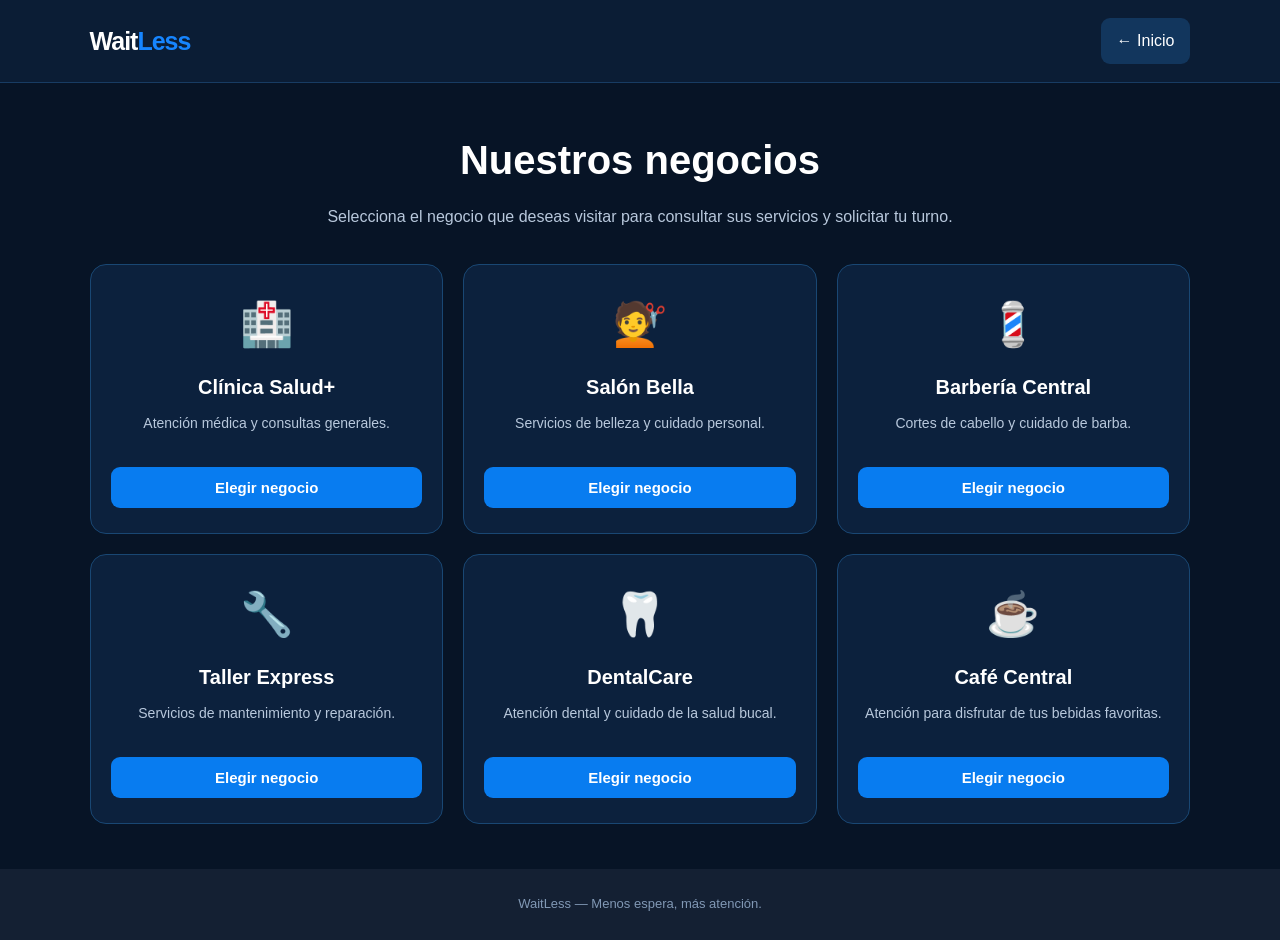
<file: codigo html/negocios.html>
<!DOCTYPE html>
<html lang="es">
<head>
    <meta charset="UTF-8">
    <meta name="viewport" content="width=device-width, initial-scale=1.0">

    <title>WaitLess | Nuestros negocios</title>

    <link rel="stylesheet" href="style.css">

    <style>
        * {
            box-sizing: border-box;
        }

        body {
            margin: 0;
            min-height: 100vh;
            font-family: Arial, Helvetica, sans-serif;
            background: #071426;
            color: #ffffff;
        }

        .barra-superior {
            display: flex;
            justify-content: space-between;
            align-items: center;
            padding: 18px 7%;
            background: #0b1d35;
            border-bottom: 1px solid #183c63;
        }

        .logo {
            color: #ffffff;
            font-size: 25px;
            font-weight: bold;
            text-decoration: none;
        }

        .logo span {
            color: #1685ff;
        }

        .volver {
            color: #ffffff;
            text-decoration: none;
            background: #12365d;
            padding: 10px 16px;
            border-radius: 9px;
        }

        .contenedor {
            width: min(1100px, 92%);
            margin: 45px auto;
        }

        .encabezado {
            text-align: center;
            margin-bottom: 35px;
        }

        .encabezado h1 {
            margin-bottom: 12px;
            font-size: clamp(28px, 5vw, 40px);
        }

        .encabezado p {
            color: #b8c8dc;
            line-height: 1.6;
        }

        .negocios {
            display: grid;
            grid-template-columns: repeat(3, minmax(0, 1fr));
            gap: 20px;
        }

        .tarjeta {
            padding: 25px 20px;
            background: #0c213d;
            border: 1px solid #194773;
            border-radius: 16px;
            text-align: center;
            transition: transform 0.2s, border-color 0.2s;
        }

        .tarjeta:hover {
            transform: translateY(-4px);
            border-color: #1685ff;
        }

        .icono {
            font-size: 43px;
            margin-bottom: 12px;
        }

        .tarjeta h2 {
            font-size: 20px;
            margin: 10px 0;
        }

        .tarjeta p {
            color: #b8c8dc;
            font-size: 14px;
            line-height: 1.5;
            min-height: 42px;
        }

        .boton {
            display: inline-block;
            width: 100%;
            margin-top: 12px;
            padding: 12px;
            border: none;
            border-radius: 9px;
            background: #087cf0;
            color: #ffffff;
            font-size: 15px;
            font-weight: bold;
            cursor: pointer;
        }

        .boton:hover {
            background: #0065cf;
        }

        .mensaje {
            display: none;
            padding: 14px;
            margin-bottom: 20px;
            border-radius: 10px;
            background: #17395d;
            color: #ffffff;
            text-align: center;
        }

        footer {
            padding: 25px 15px;
            color: #8198b5;
            text-align: center;
            font-size: 13px;
        }

        @media (max-width: 800px) {
            .negocios {
                grid-template-columns: repeat(2, minmax(0, 1fr));
            }
        }

        @media (max-width: 520px) {
            .negocios {
                grid-template-columns: 1fr;
            }

            .contenedor {
                margin-top: 30px;
            }

            .barra-superior {
                padding: 16px 5%;
            }
        }
    </style>
</head>

<body>

    <header class="barra-superior">
        <a class="logo" href="index.html">
            Wait<span>Less</span>
        </a>

        <a class="volver" href="index.html">
            ← Inicio
        </a>
    </header>

    <main class="contenedor">

        <section class="encabezado">
            <h1>Nuestros negocios</h1>

            <p>
                Selecciona el negocio que deseas visitar
                para consultar sus servicios y solicitar tu turno.
            </p>
        </section>

        <div id="mensaje" class="mensaje" role="status"></div>

        <section class="negocios">

            <article class="tarjeta">
                <div class="icono">🏥</div>
                <h2>Clínica Salud+</h2>
                <p>Atención médica y consultas generales.</p>
                <button class="boton" onclick="seleccionarNegocio('Clínica Salud+')">
                    Elegir negocio
                </button>
            </article>

            <article class="tarjeta">
                <div class="icono">💇</div>
                <h2>Salón Bella</h2>
                <p>Servicios de belleza y cuidado personal.</p>
                <button class="boton" onclick="seleccionarNegocio('Salón Bella')">
                    Elegir negocio
                </button>
            </article>

            <article class="tarjeta">
                <div class="icono">💈</div>
                <h2>Barbería Central</h2>
                <p>Cortes de cabello y cuidado de barba.</p>
                <button class="boton" onclick="seleccionarNegocio('Barbería Central')">
                    Elegir negocio
                </button>
            </article>

            <article class="tarjeta">
                <div class="icono">🔧</div>
                <h2>Taller Express</h2>
                <p>Servicios de mantenimiento y reparación.</p>
                <button class="boton" onclick="seleccionarNegocio('Taller Express')">
                    Elegir negocio
                </button>
            </article>

            <article class="tarjeta">
                <div class="icono">🦷</div>
                <h2>DentalCare</h2>
                <p>Atención dental y cuidado de la salud bucal.</p>
                <button class="boton" onclick="seleccionarNegocio('DentalCare')">
                    Elegir negocio
                </button>
            </article>

            <article class="tarjeta">
                <div class="icono">☕</div>
                <h2>Café Central</h2>
                <p>Atención para disfrutar de tus bebidas favoritas.</p>
                <button class="boton" onclick="seleccionarNegocio('Café Central')">
                    Elegir negocio
                </button>
            </article>

        </section>

    </main>

    <footer>
        WaitLess — Menos espera, más atención.
    </footer>

    <script>
        function seleccionarNegocio(nombre) {
            try {
                localStorage.setItem("waitlessNegocio", nombre);

                window.location.href = "cliente.html";
            } catch (error) {
                const mensaje = document.getElementById("mensaje");

                mensaje.style.display = "block";
                mensaje.textContent =
                    "No se pudo guardar el negocio. Comprueba que estás abriendo WaitLess en un navegador.";
            }
        }
    </script>

</body>
</html>
</file>
<file: codigo html/style.css>
/* =========================================
   WAITLESS - DISEÑO PRINCIPAL
   ========================================= */

/* CONFIGURACIÓN GENERAL */

* {
    margin: 0;
    padding: 0;
    box-sizing: border-box;
}

html {
    scroll-behavior: smooth;
}

body {
    font-family: Arial, Helvetica, sans-serif;
    background: #f5f8fc;
    color: #172033;
    line-height: 1.6;
}


/* =========================================
   ENCABEZADO
   ========================================= */

.header {
    width: 100%;
    height: 75px;
    padding: 0 8%;
    display: flex;
    align-items: center;
    justify-content: space-between;
    background: white;
    border-bottom: 1px solid #e8edf3;
    position: sticky;
    top: 0;
    z-index: 1000;
}

.logo {
    font-size: 28px;
    font-weight: 800;
    color: #1769aa;
    letter-spacing: -1px;
}

nav {
    display: flex;
    gap: 30px;
}

nav a {
    text-decoration: none;
    color: #4b5563;
    font-size: 15px;
    font-weight: 600;
    transition: 0.3s;
}

nav a:hover {
    color: #1769aa;
}


/* =========================================
   SECCIÓN PRINCIPAL
   ========================================= */

.hero {
    min-height: 650px;
    padding: 90px 8%;
    display: flex;
    align-items: center;
    justify-content: space-between;
    gap: 70px;
    background: linear-gradient(
        135deg,
        #f7fbff 0%,
        #edf6ff 100%
    );
}

.hero-text {
    max-width: 620px;
}

.small-title {
    color: #1769aa;
    font-size: 14px;
    font-weight: 800;
    letter-spacing: 2px;
    margin-bottom: 18px;
}

.hero h1 {
    font-size: 64px;
    line-height: 1.05;
    margin-bottom: 25px;
    color: #142033;
}

.hero h1 span {
    color: #1769aa;
}

.description {
    max-width: 550px;
    font-size: 18px;
    color: #5d6878;
    margin-bottom: 35px;
}


/* =========================================
   BOTONES
   ========================================= */

.buttons {
    display: flex;
    gap: 15px;
    flex-wrap: wrap;
}

.btn {
    display: inline-block;
    padding: 15px 28px;
    border-radius: 10px;
    text-decoration: none;
    font-weight: 700;
    transition: 0.3s;
}

.btn.primary {
    background: #1769aa;
    color: white;
}

.btn.primary:hover {
    background: #0e558c;
    transform: translateY(-2px);
}

.btn.secondary {
    background: white;
    color: #1769aa;
    border: 2px solid #1769aa;
}

.btn.secondary:hover {
    background: #1769aa;
    color: white;
}


/* =========================================
   TARJETA DE TURNO
   ========================================= */

.turn-card {
    width: 390px;
    background: white;
    padding: 30px;
    border-radius: 22px;
    box-shadow: 0 20px 50px rgba(40, 70, 100, 0.15);
    border: 1px solid #e6edf5;
}

.card-header {
    display: flex;
    justify-content: space-between;
    margin-bottom: 25px;
    color: #1769aa;
    font-size: 14px;
    font-weight: 700;
}

.turn-card h2 {
    font-size: 25px;
    margin-bottom: 5px;
}

.turn-card > p {
    color: #7a8492;
    margin-bottom: 20px;
}

.turn-number {
    font-size: 65px;
    font-weight: 800;
    text-align: center;
    color: #1769aa;
    padding: 15px 0;
}

.turn-info {
    display: grid;
    grid-template-columns: repeat(3, 1fr);
    gap: 10px;
    border-top: 1px solid #e8edf3;
    padding-top: 20px;
}

.turn-info div {
    text-align: center;
}

.turn-info strong {
    display: block;
    font-size: 18px;
    color: #172033;
}

.turn-info small {
    display: block;
    color: #7a8492;
    font-size: 11px;
    margin-top: 4px;
}


/* =========================================
   SECCIONES
   ========================================= */

.section {
    padding: 100px 8%;
    background: white;
}

.section-title {
    text-align: center;
    max-width: 700px;
    margin: 0 auto 60px;
}

.section-title p {
    color: #1769aa;
    font-size: 13px;
    font-weight: 800;
    letter-spacing: 2px;
    margin-bottom: 12px;
}

.section-title h2 {
    font-size: 40px;
    line-height: 1.2;
}


/* =========================================
   PASOS
   ========================================= */

.steps {
    max-width: 1100px;
    margin: auto;
    display: grid;
    grid-template-columns: repeat(4, 1fr);
    gap: 25px;
}

.step {
    text-align: center;
    padding: 25px;
}

.step-number {
    width: 55px;
    height: 55px;
    margin: 0 auto 20px;
    display: flex;
    align-items: center;
    justify-content: center;
    background: #e7f3ff;
    color: #1769aa;
    border-radius: 50%;
    font-size: 20px;
    font-weight: 800;
}

.step h3 {
    margin-bottom: 10px;
    font-size: 19px;
}

.step p {
    color: #6b7280;
    font-size: 14px;
}


/* =========================================
   BENEFICIOS
   ========================================= */

.benefits {
    background: #f5f8fc;
}

.benefit-grid {
    max-width: 1100px;
    margin: auto;
    display: grid;
    grid-template-columns: repeat(4, 1fr);
    gap: 22px;
}

.benefit-card {
    background: white;
    padding: 30px;
    border-radius: 16px;
    border: 1px solid #e6edf5;
    transition: 0.3s;
}

.benefit-card:hover {
    transform: translateY(-5px);
    box-shadow: 0 15px 35px rgba(40, 70, 100, 0.10);
}

.icon {
    font-size: 35px;
    margin-bottom: 18px;
}

.benefit-card h3 {
    margin-bottom: 10px;
    font-size: 19px;
}

.benefit-card p {
    color: #6b7280;
    font-size: 14px;
}


/* =========================================
   PIE DE PÁGINA
   ========================================= */

footer {
    padding: 45px 8%;
    background: #142033;
    color: white;
    text-align: center;
}

.footer-logo {
    font-size: 28px;
    font-weight: 800;
    margin-bottom: 5px;
}

footer p {
    color: #b9c3d0;
}

.copyright {
    margin-top: 20px;
    font-size: 12px;
}


/* =========================================
   DISEÑO PARA CELULAR
   ========================================= */

@media (max-width: 900px) {

    .hero {
        flex-direction: column;
        text-align: center;
        padding-top: 70px;
    }

    .description {
        margin-left: auto;
        margin-right: auto;
    }

    .buttons {
        justify-content: center;
    }

    .steps {
        grid-template-columns: repeat(2, 1fr);
    }

    .benefit-grid {
        grid-template-columns: repeat(2, 1fr);
    }

}


@media (max-width: 600px) {

    .header {
        padding: 0 5%;
    }

    nav {
        display: none;
    }

    .hero {
        padding: 60px 5%;
    }

    .hero h1 {
        font-size: 45px;
    }

    .turn-card {
        width: 100%;
    }

    .section {
        padding: 70px 5%;
    }

    .section-title h2 {
        font-size: 32px;
    }

    .steps {
        grid-template-columns: 1fr;
    }

    .benefit-grid {
        grid-template-columns: 1fr;
    }

}
</file>
